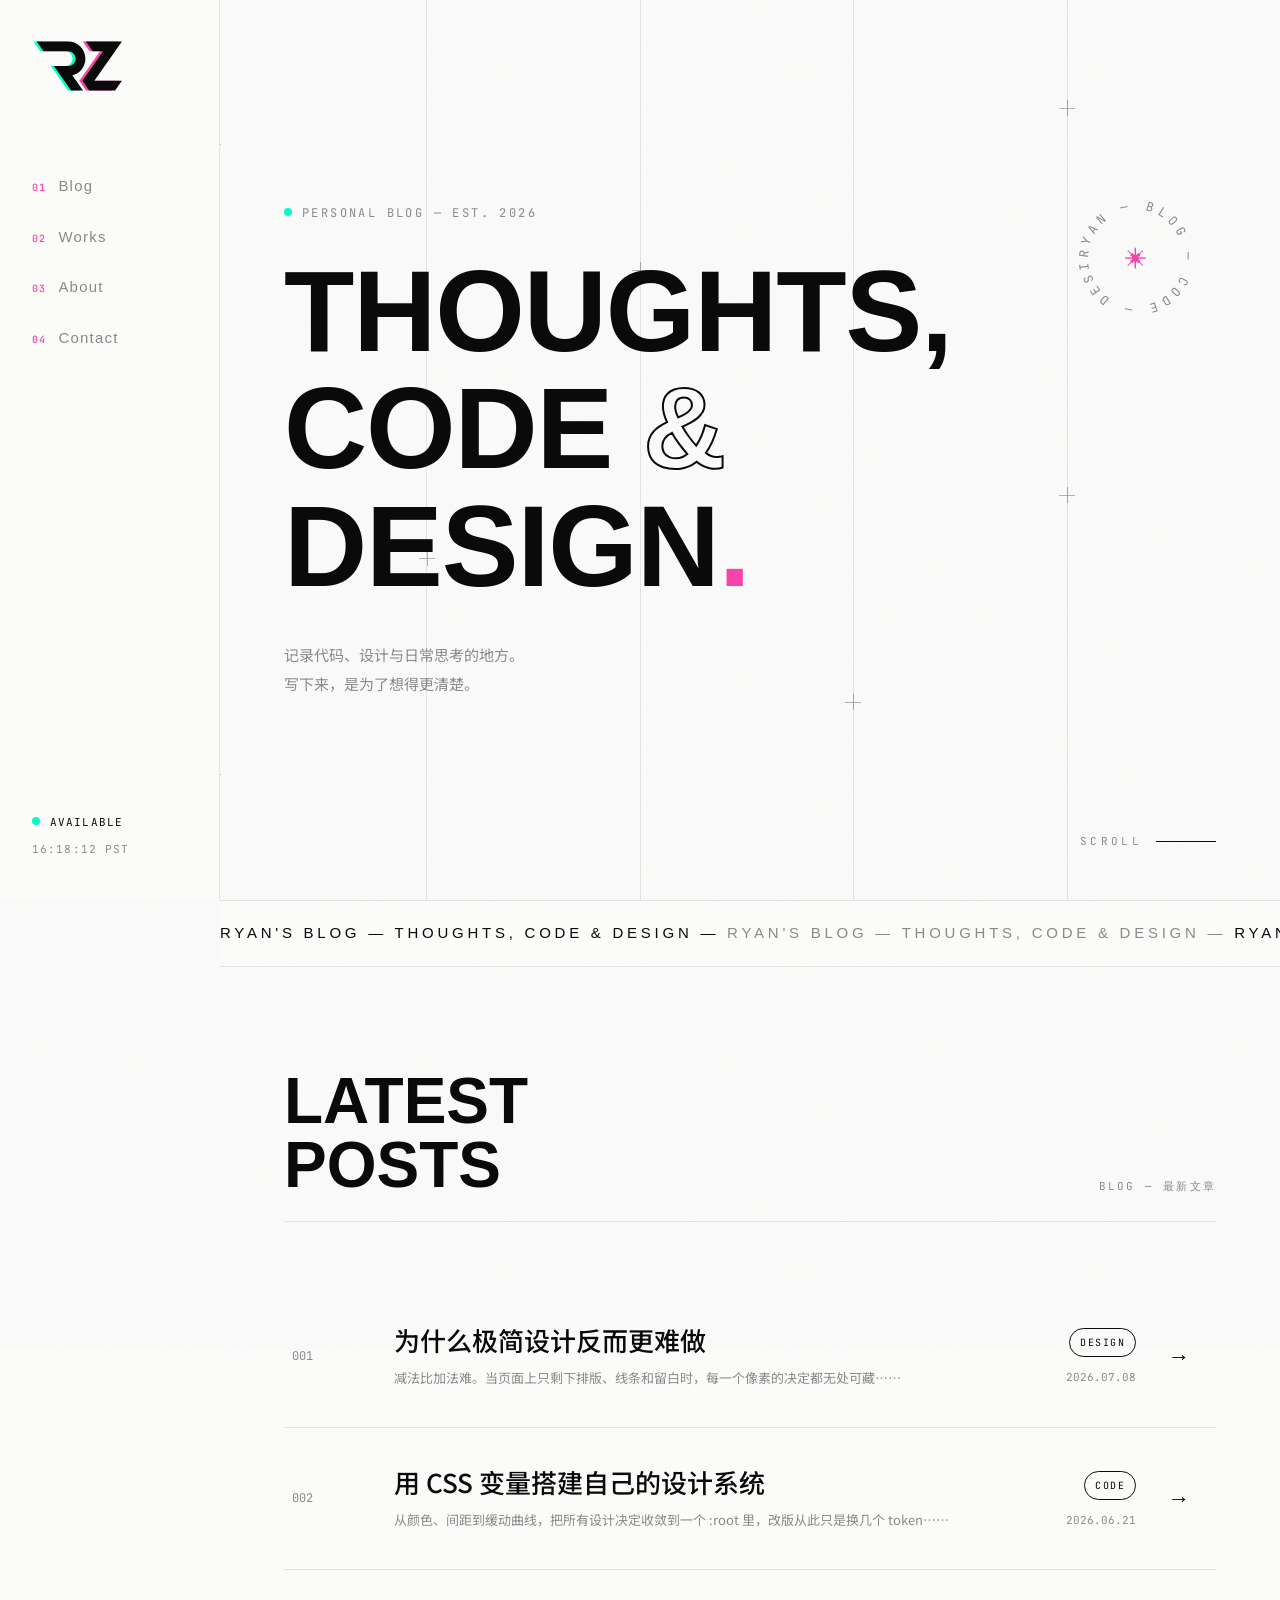
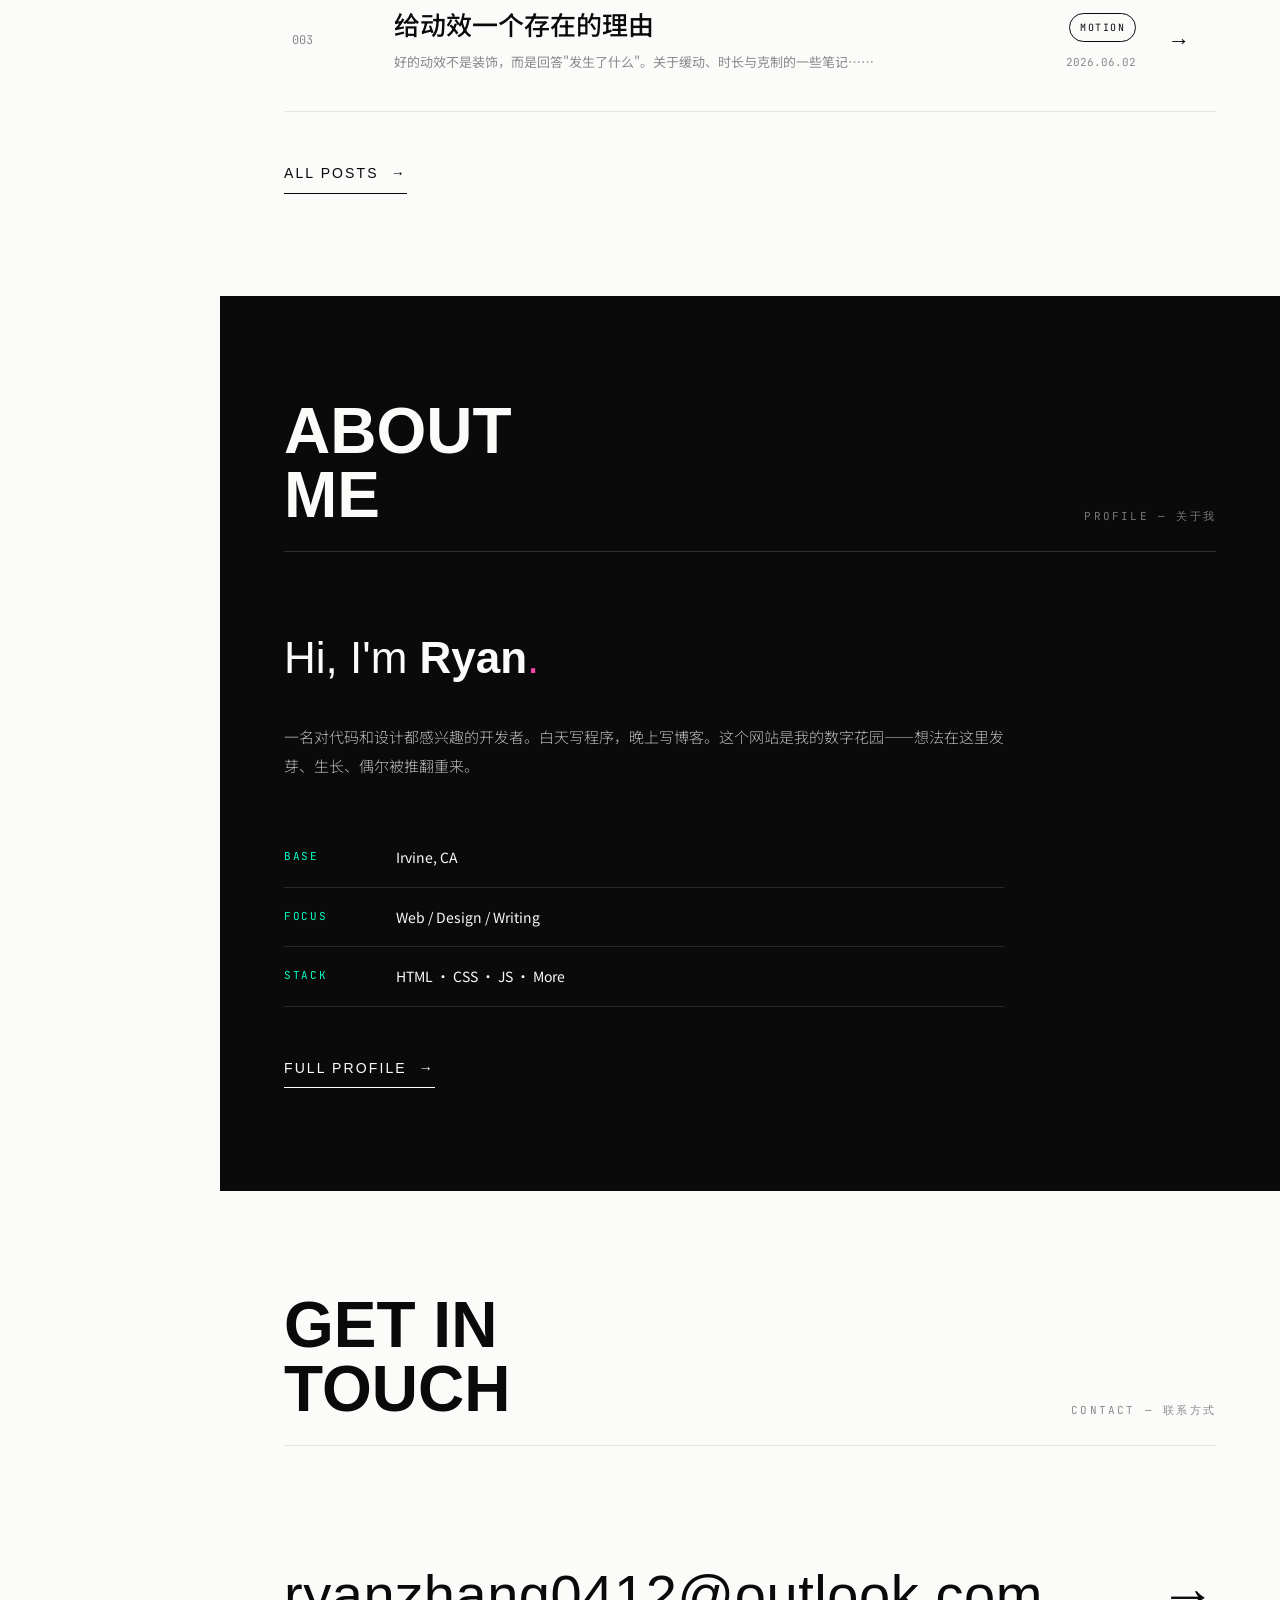
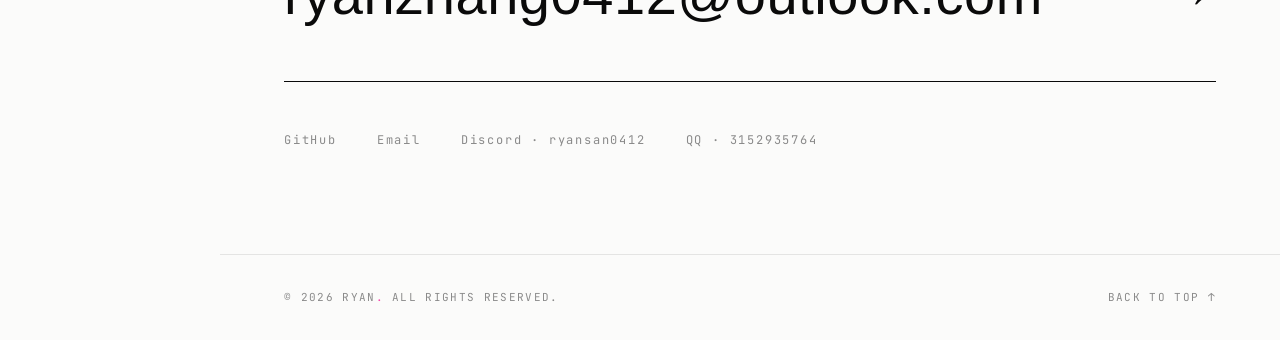
<file: index.html>
<!DOCTYPE html>
<html lang="zh-CN">
<head>
  <meta charset="utf-8">
  <meta name="viewport" content="width=device-width, initial-scale=1.0">
  <title>RYAN. — Personal Blog</title>
  <meta name="description" content="Ryan 的个人博客：代码、设计与生活的记录。">
  <link rel="icon" type="image/svg+xml" href="assets/favicon.svg">
  <link rel="preconnect" href="https://api.fontshare.com">
  <link rel="preconnect" href="https://fonts.googleapis.com">
  <link rel="preconnect" href="https://fonts.gstatic.com" crossorigin>
  <link href="https://api.fontshare.com/v2/css?f[]=clash-display@400,500,600,700&display=swap" rel="stylesheet">
  <link href="https://fonts.googleapis.com/css2?family=Noto+Sans+SC:wght@300;400;500;700&family=JetBrains+Mono:wght@400;500&display=swap" rel="stylesheet">
  <link rel="stylesheet" href="css/style.css">
</head>
<body>

  <!-- 背景：垂直细线 + 噪点 -->
  <div class="bg-lines" aria-hidden="true">
    <span></span><span></span><span></span><span></span><span></span>
  </div>
  <div class="bg-noise" aria-hidden="true"></div>

  <!-- 侧边栏（桌面端） -->
  <aside class="sidebar">
    <a class="sidebar__logo" href="index.html" aria-label="RYAN."><img src="assets/logo.svg" alt="RZ — Ryan Zhang"></a>
    <nav class="sidebar__nav">
      <a href="blog.html"><span class="num">01</span>Blog</a>
      <a href="works.html"><span class="num">02</span>Works</a>
      <a href="about.html"><span class="num">03</span>About</a>
      <a href="contact.html"><span class="num">04</span>Contact</a>
    </nav>
    <div class="sidebar__meta">
      <p class="status"><span class="blink-dot"></span>AVAILABLE</p>
      <p class="clock" id="clock">--:--:--</p>
    </div>
  </aside>

  <!-- 顶栏（移动端） -->
  <header class="topbar">
    <a class="topbar__logo" href="index.html" aria-label="RYAN."><img src="assets/logo.svg" alt="RZ — Ryan Zhang"></a>
    <nav class="topbar__nav">
      <a href="blog.html">Blog</a>
      <a href="works.html">Works</a>
      <a href="about.html">About</a>
      <a href="contact.html">Contact</a>
    </nav>
  </header>

  <main class="main">

    <!-- Hero -->
    <section class="hero">
      <p class="hero__label reveal"><span class="blink-dot"></span>PERSONAL BLOG — EST. 2026</p>
      <h1 class="hero__title">
        <span class="line-mask"><span class="line-inner">THOUGHTS,</span></span>
        <span class="line-mask"><span class="line-inner">CODE <em class="stroke">&amp;</em></span></span>
        <span class="line-mask"><span class="line-inner">DESIGN<i class="dot">.</i></span></span>
      </h1>
      <p class="hero__desc reveal">记录代码、设计与日常思考的地方。<br>写下来，是为了想得更清楚。</p>
      <div class="badge-rotate" aria-hidden="true">
        <svg viewBox="0 0 100 100">
          <defs><path id="circ" d="M50,50 m-40,0 a40,40 0 1,1 80,0 a40,40 0 1,1 -80,0"/></defs>
          <text><textPath href="#circ">RYAN — BLOG — CODE — DESIGN —&#160;</textPath></text>
        </svg>
        <span class="badge-rotate__center">✳</span>
      </div>
      <a class="hero__scroll reveal" href="#works">SCROLL<span class="hero__scroll-line"></span></a>
    </section>

    <!-- 跑马灯 -->
    <div class="marquee" aria-hidden="true">
      <div class="marquee__track">
        <span>RYAN'S BLOG&nbsp;—&nbsp;THOUGHTS, CODE &amp; DESIGN&nbsp;—&nbsp;</span>
        <span>RYAN'S BLOG&nbsp;—&nbsp;THOUGHTS, CODE &amp; DESIGN&nbsp;—&nbsp;</span>
        <span>RYAN'S BLOG&nbsp;—&nbsp;THOUGHTS, CODE &amp; DESIGN&nbsp;—&nbsp;</span>
        <span>RYAN'S BLOG&nbsp;—&nbsp;THOUGHTS, CODE &amp; DESIGN&nbsp;—&nbsp;</span>
      </div>
    </div>

    <!-- 文章列表 -->
    <section class="section" id="works">
      <header class="section__head reveal">
        <h2 class="section__title">Latest<br>Posts</h2>
        <span class="section__label">BLOG — 最新文章</span>
      </header>

      <div class="posts">
        <a class="post reveal" href="post.html">
          <span class="post__num">001</span>
          <div class="post__body">
            <h3 class="post__title">为什么极简设计反而更难做</h3>
            <p class="post__excerpt">减法比加法难。当页面上只剩下排版、线条和留白时，每一个像素的决定都无处可藏……</p>
          </div>
          <div class="post__meta">
            <span class="post__tag">DESIGN</span>
            <time class="post__date">2026.07.08</time>
          </div>
          <span class="post__arrow">→</span>
        </a>

        <a class="post reveal" href="post.html">
          <span class="post__num">002</span>
          <div class="post__body">
            <h3 class="post__title">用 CSS 变量搭建自己的设计系统</h3>
            <p class="post__excerpt">从颜色、间距到缓动曲线，把所有设计决定收敛到一个 :root 里，改版从此只是换几个 token……</p>
          </div>
          <div class="post__meta">
            <span class="post__tag">CODE</span>
            <time class="post__date">2026.06.21</time>
          </div>
          <span class="post__arrow">→</span>
        </a>

        <a class="post reveal" href="post.html">
          <span class="post__num">003</span>
          <div class="post__body">
            <h3 class="post__title">给动效一个存在的理由</h3>
            <p class="post__excerpt">好的动效不是装饰，而是回答"发生了什么"。关于缓动、时长与克制的一些笔记……</p>
          </div>
          <div class="post__meta">
            <span class="post__tag">MOTION</span>
            <time class="post__date">2026.06.02</time>
          </div>
          <span class="post__arrow">→</span>
        </a>
      </div>

      <a class="more-link reveal" href="blog.html">ALL POSTS <span>→</span></a>
    </section>

    <!-- About -->
    <section class="section section--dark" id="about">
      <header class="section__head reveal">
        <h2 class="section__title">About<br>Me</h2>
        <span class="section__label">PROFILE — 关于我</span>
      </header>
      <div class="about reveal">
        <p class="about__lead">Hi, I'm <b>Ryan</b><i class="dot">.</i></p>
        <p class="about__text">一名对代码和设计都感兴趣的开发者。白天写程序，晚上写博客。这个网站是我的数字花园——想法在这里发芽、生长、偶尔被推翻重来。</p>
        <ul class="about__facts">
          <li><span>BASE</span>Irvine, CA</li>
          <li><span>FOCUS</span>Web / Design / Writing</li>
          <li><span>STACK</span>HTML · CSS · JS · More</li>
        </ul>
        <a class="more-link" href="about.html" style="border-color:#fff; margin-top:48px;">FULL PROFILE <span>→</span></a>
      </div>
    </section>

    <!-- Contact -->
    <section class="section" id="contact">
      <header class="section__head reveal">
        <h2 class="section__title">Get In<br>Touch</h2>
        <span class="section__label">CONTACT — 联系方式</span>
      </header>
      <a class="contact-mail reveal" href="mailto:ryanzhang0412@outlook.com">
        <span class="contact-mail__text">ryanzhang0412@outlook.com</span>
        <span class="contact-mail__arrow">→</span>
      </a>
      <ul class="sns reveal">
        <li><a href="https://github.com/RyanZhang0412" target="_blank" rel="noopener">GitHub</a></li>
        <li><a href="mailto:ryanzhang0412@outlook.com">Email</a></li>
        <li><span>Discord · ryansan0412</span></li>
        <li><span>QQ · 3152935764</span></li>
      </ul>
    </section>

    <footer class="footer">
      <p>© 2026 RYAN<i class="dot">.</i> ALL RIGHTS RESERVED.</p>
      <a href="#top" class="footer__top">BACK TO TOP ↑</a>
    </footer>

  </main>

  <script src="js/main.js"></script>
</body>
</html>
</file>
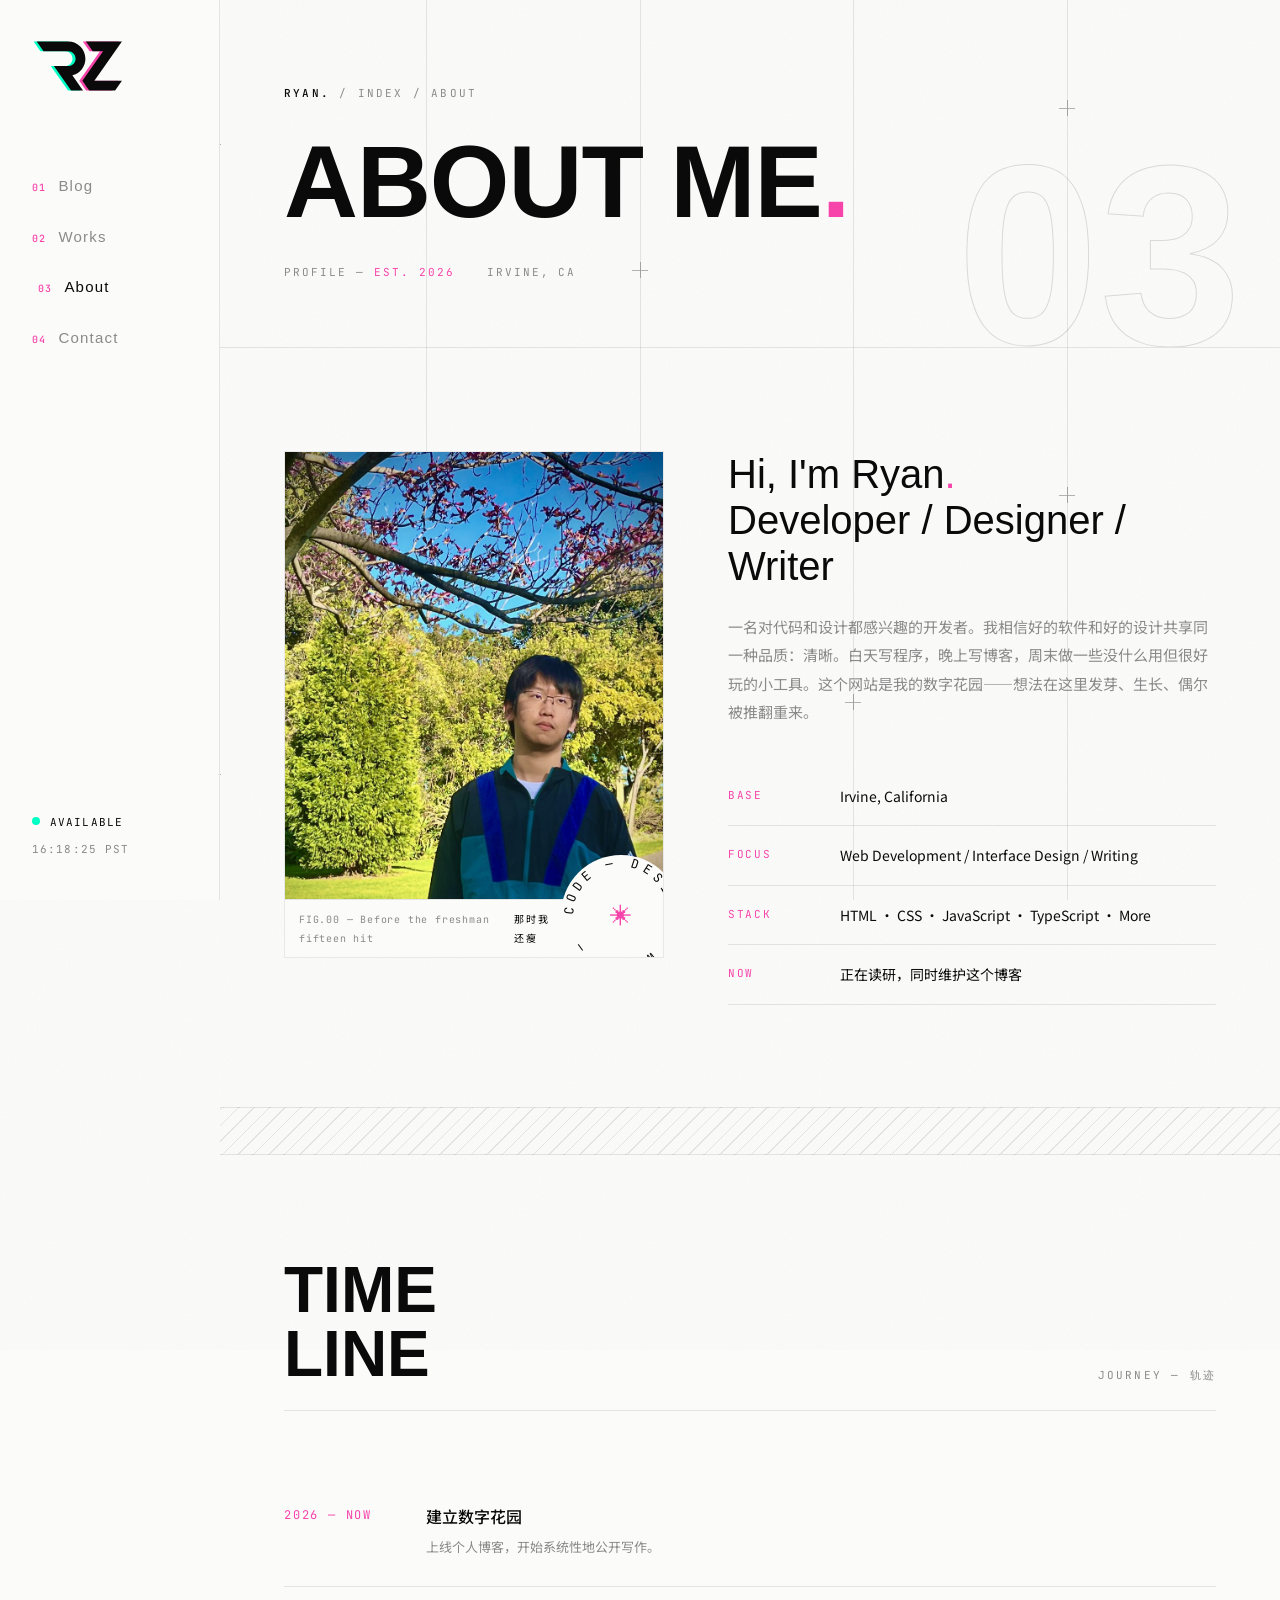
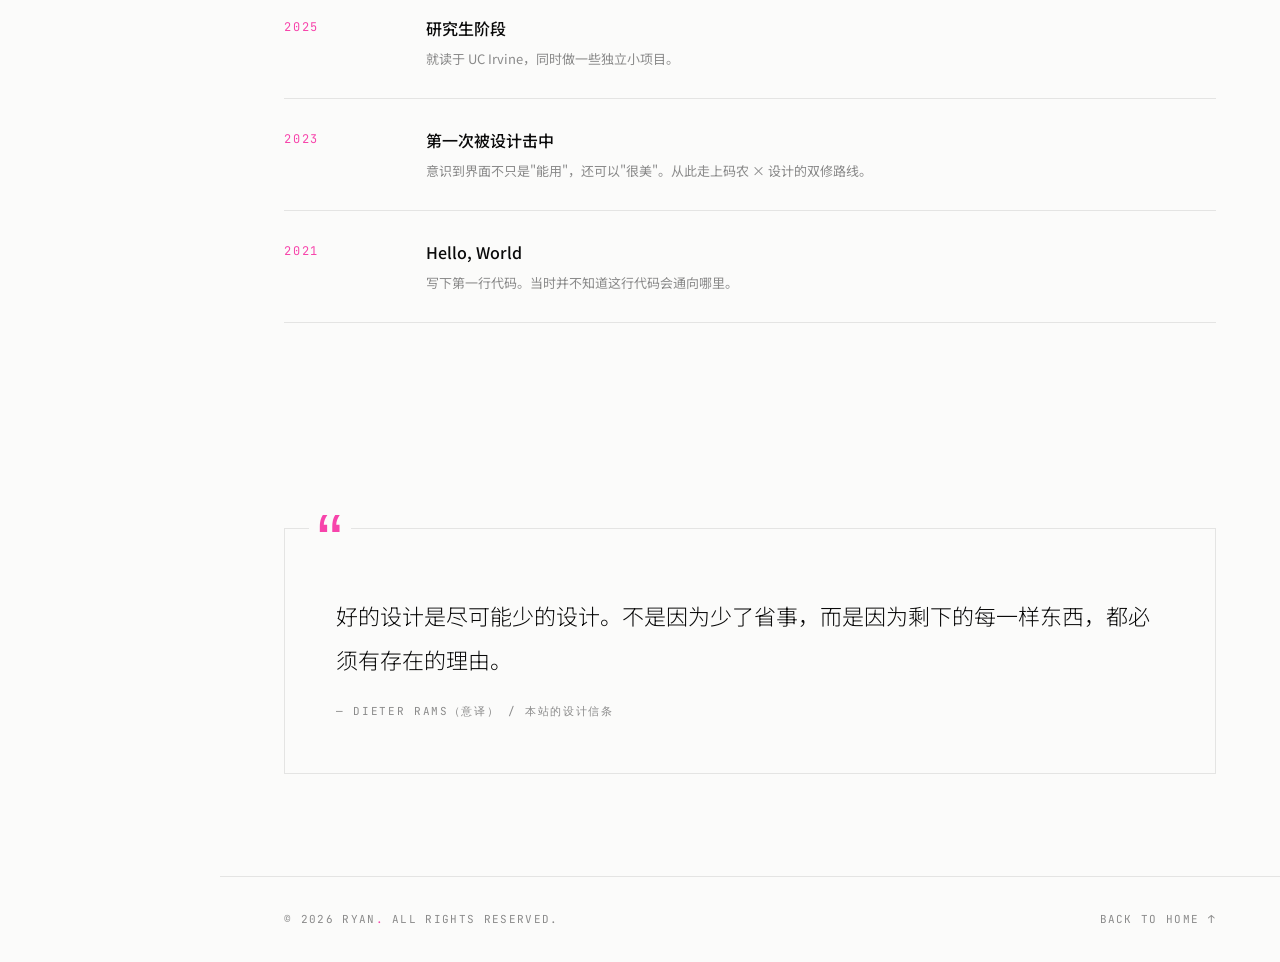
<file: about.html>
<!DOCTYPE html>
<html lang="zh-CN">
<head>
  <meta charset="utf-8">
  <meta name="viewport" content="width=device-width, initial-scale=1.0">
  <title>About — RYAN.</title>
  <meta name="description" content="关于 Ryan。">
  <link rel="icon" type="image/svg+xml" href="assets/favicon.svg">
  <link rel="preconnect" href="https://api.fontshare.com">
  <link rel="preconnect" href="https://fonts.googleapis.com">
  <link rel="preconnect" href="https://fonts.gstatic.com" crossorigin>
  <link href="https://api.fontshare.com/v2/css?f[]=clash-display@400,500,600,700&display=swap" rel="stylesheet">
  <link href="https://fonts.googleapis.com/css2?family=Noto+Sans+SC:wght@300;400;500;700&family=JetBrains+Mono:wght@400;500&display=swap" rel="stylesheet">
  <link rel="stylesheet" href="css/style.css">
</head>
<body>

  <div class="bg-lines" aria-hidden="true">
    <span></span><span></span><span></span><span></span><span></span>
  </div>
  <div class="bg-noise" aria-hidden="true"></div>

  <aside class="sidebar">
    <a class="sidebar__logo" href="index.html" aria-label="RYAN."><img src="assets/logo.svg" alt="RZ — Ryan Zhang"></a>
    <nav class="sidebar__nav">
      <a href="blog.html"><span class="num">01</span>Blog</a>
      <a href="works.html"><span class="num">02</span>Works</a>
      <a href="about.html" class="is-active"><span class="num">03</span>About</a>
      <a href="contact.html"><span class="num">04</span>Contact</a>
    </nav>
    <div class="sidebar__meta">
      <p class="status"><span class="blink-dot"></span>AVAILABLE</p>
      <p class="clock" id="clock">--:--:--</p>
    </div>
  </aside>

  <header class="topbar">
    <a class="topbar__logo" href="index.html" aria-label="RYAN."><img src="assets/logo.svg" alt="RZ — Ryan Zhang"></a>
    <nav class="topbar__nav">
      <a href="blog.html">Blog</a>
      <a href="works.html">Works</a>
      <a href="about.html" class="is-active">About</a>
      <a href="contact.html">Contact</a>
    </nav>
  </header>

  <main class="main">

    <header class="page-head">
      <span class="page-head__crumb"><b>RYAN.</b> / INDEX / ABOUT</span>
      <h1 class="page-head__title">
        <span class="line-mask"><span class="line-inner">About Me<i class="dot">.</i></span></span>
      </h1>
      <div class="page-head__meta">
        <span>PROFILE — <b>EST. 2026</b></span>
        <span>IRVINE, CA</span>
      </div>
      <span class="page-head__ghost" aria-hidden="true">03</span>
    </header>

    <section class="section">
      <div class="profile reveal">
        <div class="profile__visual">
          <img class="profile__photo" src="assets/photo.jpg" alt="Ryan 站在开花的树下">
          <span class="profile__caption">
            <span>FIG.00 — Before the freshman fifteen hit</span>
            <span class="zh">那时我还瘦</span>
          </span>
          <div class="badge-rotate" aria-hidden="true">
            <svg viewBox="0 0 100 100">
              <defs><path id="circ2" d="M50,50 m-40,0 a40,40 0 1,1 80,0 a40,40 0 1,1 -80,0"/></defs>
              <text><textPath href="#circ2">CODE — DESIGN — WRITE —&#160;</textPath></text>
            </svg>
            <span class="badge-rotate__center">✳</span>
          </div>
        </div>
        <div>
          <p class="profile__lead">Hi, I'm Ryan<i class="dot">.</i><br>Developer / Designer / Writer</p>
          <p class="profile__text">一名对代码和设计都感兴趣的开发者。我相信好的软件和好的设计共享同一种品质：清晰。白天写程序，晚上写博客，周末做一些没什么用但很好玩的小工具。这个网站是我的数字花园——想法在这里发芽、生长、偶尔被推翻重来。</p>
          <ul class="about__facts">
            <li><span>BASE</span>Irvine, California</li>
            <li><span>FOCUS</span>Web Development / Interface Design / Writing</li>
            <li><span>STACK</span>HTML · CSS · JavaScript · TypeScript · More</li>
            <li><span>NOW</span>正在读研，同时维护这个博客</li>
          </ul>
        </div>
      </div>
    </section>

    <div class="hatch" aria-hidden="true"></div>

    <section class="section">
      <header class="section__head reveal">
        <h2 class="section__title">Time<br>Line</h2>
        <span class="section__label">JOURNEY — 轨迹</span>
      </header>
      <ul class="timeline reveal">
        <li>
          <span class="timeline__year">2026 — NOW</span>
          <div>
            <h3>建立数字花园</h3>
            <p>上线个人博客，开始系统性地公开写作。</p>
          </div>
        </li>
        <li>
          <span class="timeline__year">2025</span>
          <div>
            <h3>研究生阶段</h3>
            <p>就读于 UC Irvine，同时做一些独立小项目。</p>
          </div>
        </li>
        <li>
          <span class="timeline__year">2023</span>
          <div>
            <h3>第一次被设计击中</h3>
            <p>意识到界面不只是"能用"，还可以"很美"。从此走上码农 × 设计的双修路线。</p>
          </div>
        </li>
        <li>
          <span class="timeline__year">2021</span>
          <div>
            <h3>Hello, World</h3>
            <p>写下第一行代码。当时并不知道这行代码会通向哪里。</p>
          </div>
        </li>
      </ul>
    </section>

    <section class="section">
      <div class="quote-block reveal">
        <p>好的设计是尽可能少的设计。不是因为少了省事，而是因为剩下的每一样东西，都必须有存在的理由。</p>
        <footer>— DIETER RAMS（意译） / 本站的设计信条</footer>
      </div>
    </section>

    <footer class="footer">
      <p>© 2026 RYAN<i class="dot">.</i> ALL RIGHTS RESERVED.</p>
      <a href="index.html" class="footer__top">BACK TO HOME ↑</a>
    </footer>
  </main>

  <script src="js/main.js"></script>
</body>
</html>
</file>
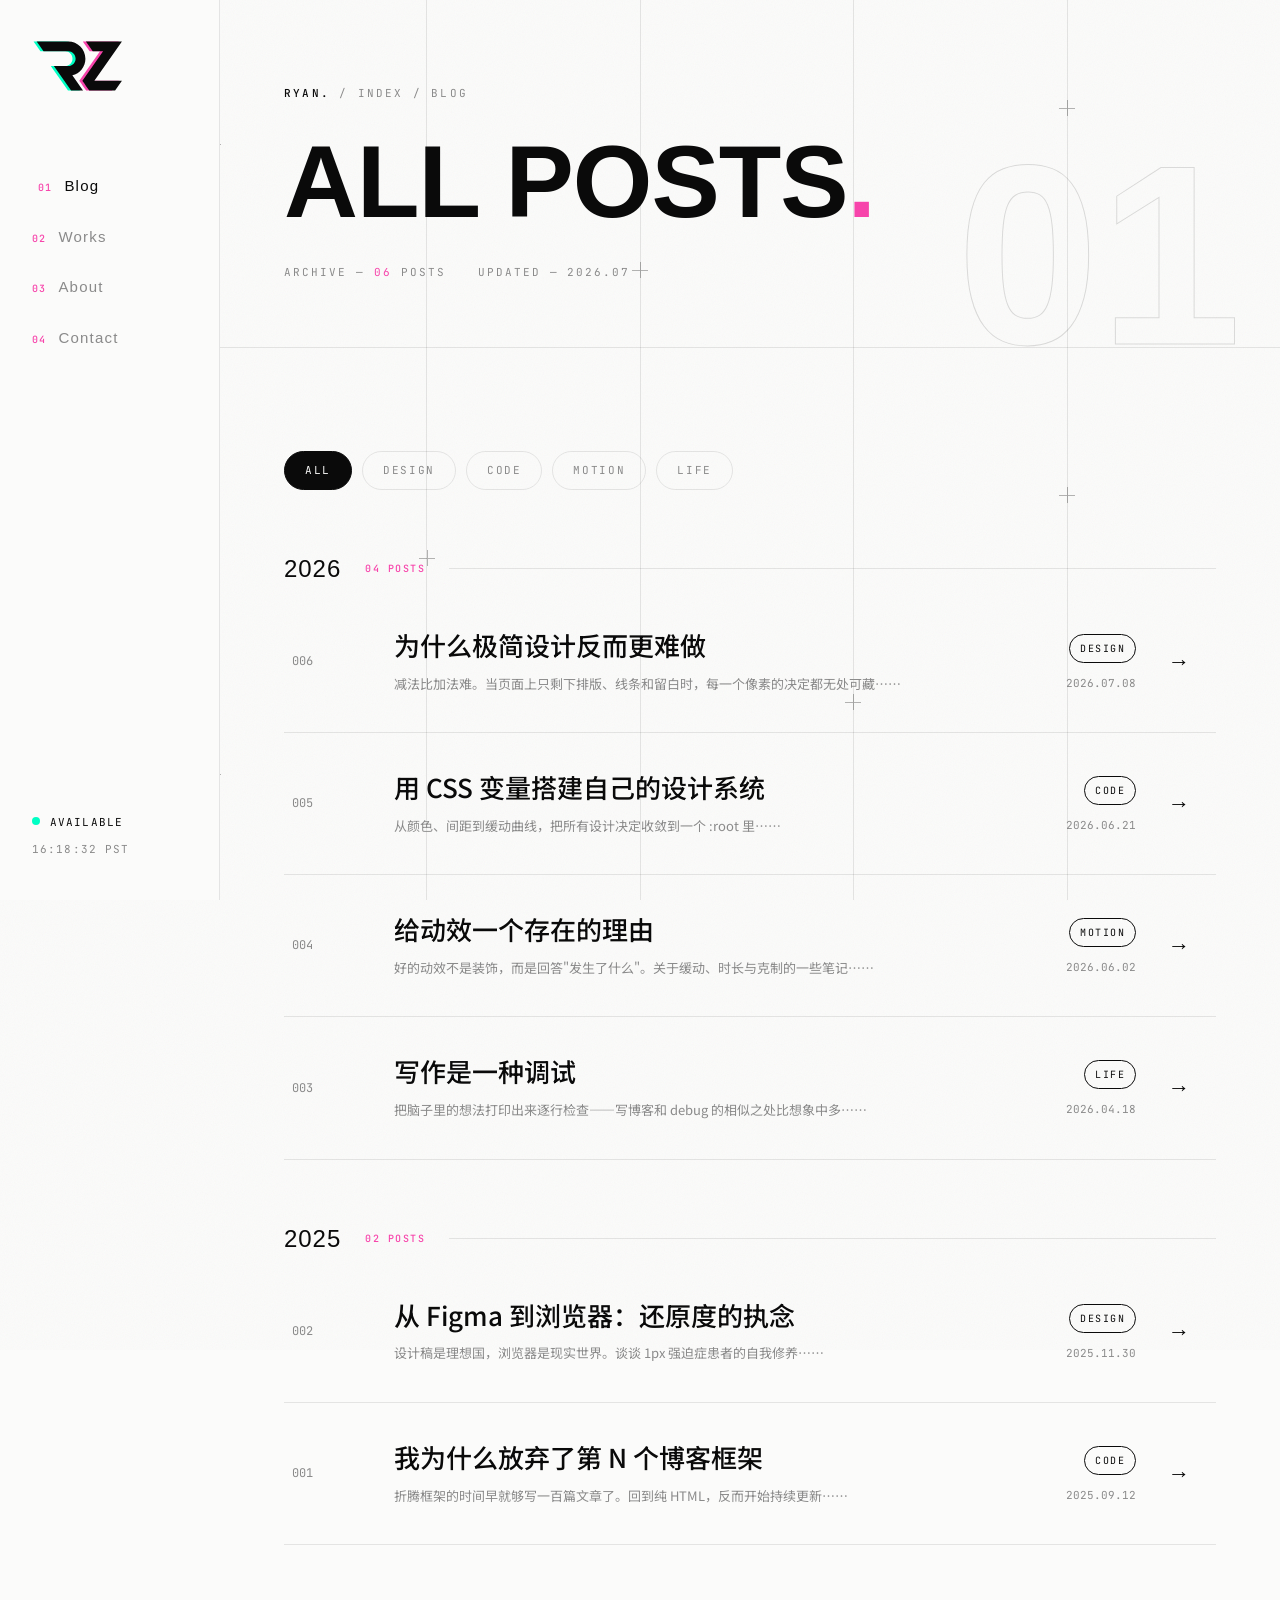
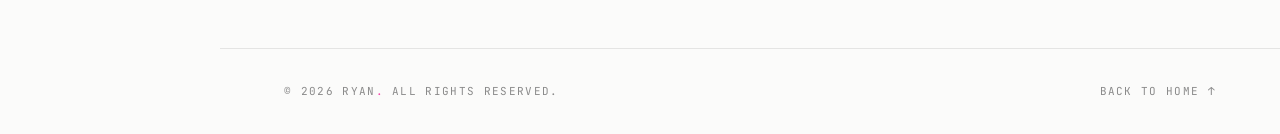
<file: blog.html>
<!DOCTYPE html>
<html lang="zh-CN">
<head>
  <meta charset="utf-8">
  <meta name="viewport" content="width=device-width, initial-scale=1.0">
  <title>Blog — RYAN.</title>
  <meta name="description" content="全部文章归档。">
  <link rel="icon" type="image/svg+xml" href="assets/favicon.svg">
  <link rel="preconnect" href="https://api.fontshare.com">
  <link rel="preconnect" href="https://fonts.googleapis.com">
  <link rel="preconnect" href="https://fonts.gstatic.com" crossorigin>
  <link href="https://api.fontshare.com/v2/css?f[]=clash-display@400,500,600,700&display=swap" rel="stylesheet">
  <link href="https://fonts.googleapis.com/css2?family=Noto+Sans+SC:wght@300;400;500;700&family=JetBrains+Mono:wght@400;500&display=swap" rel="stylesheet">
  <link rel="stylesheet" href="css/style.css">
</head>
<body>

  <div class="bg-lines" aria-hidden="true">
    <span></span><span></span><span></span><span></span><span></span>
  </div>
  <div class="bg-noise" aria-hidden="true"></div>

  <aside class="sidebar">
    <a class="sidebar__logo" href="index.html" aria-label="RYAN."><img src="assets/logo.svg" alt="RZ — Ryan Zhang"></a>
    <nav class="sidebar__nav">
      <a href="blog.html" class="is-active"><span class="num">01</span>Blog</a>
      <a href="works.html"><span class="num">02</span>Works</a>
      <a href="about.html"><span class="num">03</span>About</a>
      <a href="contact.html"><span class="num">04</span>Contact</a>
    </nav>
    <div class="sidebar__meta">
      <p class="status"><span class="blink-dot"></span>AVAILABLE</p>
      <p class="clock" id="clock">--:--:--</p>
    </div>
  </aside>

  <header class="topbar">
    <a class="topbar__logo" href="index.html" aria-label="RYAN."><img src="assets/logo.svg" alt="RZ — Ryan Zhang"></a>
    <nav class="topbar__nav">
      <a href="blog.html" class="is-active">Blog</a>
      <a href="works.html">Works</a>
      <a href="about.html">About</a>
      <a href="contact.html">Contact</a>
    </nav>
  </header>

  <main class="main">

    <header class="page-head">
      <span class="page-head__crumb"><b>RYAN.</b> / INDEX / BLOG</span>
      <h1 class="page-head__title">
        <span class="line-mask"><span class="line-inner">All Posts<i class="dot">.</i></span></span>
      </h1>
      <div class="page-head__meta">
        <span>ARCHIVE — <b>06</b> POSTS</span>
        <span>UPDATED — 2026.07</span>
      </div>
      <span class="page-head__ghost" aria-hidden="true">01</span>
    </header>

    <section class="section">
      <div class="filterbar reveal">
        <button class="is-active" data-filter="all">ALL</button>
        <button data-filter="design">DESIGN</button>
        <button data-filter="code">CODE</button>
        <button data-filter="motion">MOTION</button>
        <button data-filter="life">LIFE</button>
      </div>

      <div class="year-group reveal">
        <h2 class="year-group__label">2026 <i>04 POSTS</i></h2>
        <div class="posts">
          <a class="post" href="post.html" data-tag="design">
            <span class="post__num">006</span>
            <div class="post__body">
              <h3 class="post__title">为什么极简设计反而更难做</h3>
              <p class="post__excerpt">减法比加法难。当页面上只剩下排版、线条和留白时，每一个像素的决定都无处可藏……</p>
            </div>
            <div class="post__meta">
              <span class="post__tag">DESIGN</span>
              <time class="post__date">2026.07.08</time>
            </div>
            <span class="post__arrow">→</span>
          </a>
          <a class="post" href="post.html" data-tag="code">
            <span class="post__num">005</span>
            <div class="post__body">
              <h3 class="post__title">用 CSS 变量搭建自己的设计系统</h3>
              <p class="post__excerpt">从颜色、间距到缓动曲线，把所有设计决定收敛到一个 :root 里……</p>
            </div>
            <div class="post__meta">
              <span class="post__tag">CODE</span>
              <time class="post__date">2026.06.21</time>
            </div>
            <span class="post__arrow">→</span>
          </a>
          <a class="post" href="post.html" data-tag="motion">
            <span class="post__num">004</span>
            <div class="post__body">
              <h3 class="post__title">给动效一个存在的理由</h3>
              <p class="post__excerpt">好的动效不是装饰，而是回答"发生了什么"。关于缓动、时长与克制的一些笔记……</p>
            </div>
            <div class="post__meta">
              <span class="post__tag">MOTION</span>
              <time class="post__date">2026.06.02</time>
            </div>
            <span class="post__arrow">→</span>
          </a>
          <a class="post" href="post.html" data-tag="life">
            <span class="post__num">003</span>
            <div class="post__body">
              <h3 class="post__title">写作是一种调试</h3>
              <p class="post__excerpt">把脑子里的想法打印出来逐行检查——写博客和 debug 的相似之处比想象中多……</p>
            </div>
            <div class="post__meta">
              <span class="post__tag">LIFE</span>
              <time class="post__date">2026.04.18</time>
            </div>
            <span class="post__arrow">→</span>
          </a>
        </div>
      </div>

      <div class="year-group reveal">
        <h2 class="year-group__label">2025 <i>02 POSTS</i></h2>
        <div class="posts">
          <a class="post" href="post.html" data-tag="design">
            <span class="post__num">002</span>
            <div class="post__body">
              <h3 class="post__title">从 Figma 到浏览器：还原度的执念</h3>
              <p class="post__excerpt">设计稿是理想国，浏览器是现实世界。谈谈 1px 强迫症患者的自我修养……</p>
            </div>
            <div class="post__meta">
              <span class="post__tag">DESIGN</span>
              <time class="post__date">2025.11.30</time>
            </div>
            <span class="post__arrow">→</span>
          </a>
          <a class="post" href="post.html" data-tag="code">
            <span class="post__num">001</span>
            <div class="post__body">
              <h3 class="post__title">我为什么放弃了第 N 个博客框架</h3>
              <p class="post__excerpt">折腾框架的时间早就够写一百篇文章了。回到纯 HTML，反而开始持续更新……</p>
            </div>
            <div class="post__meta">
              <span class="post__tag">CODE</span>
              <time class="post__date">2025.09.12</time>
            </div>
            <span class="post__arrow">→</span>
          </a>
        </div>
      </div>
    </section>

    <footer class="footer">
      <p>© 2026 RYAN<i class="dot">.</i> ALL RIGHTS RESERVED.</p>
      <a href="index.html" class="footer__top">BACK TO HOME ↑</a>
    </footer>
  </main>

  <script src="js/main.js"></script>
</body>
</html>
</file>
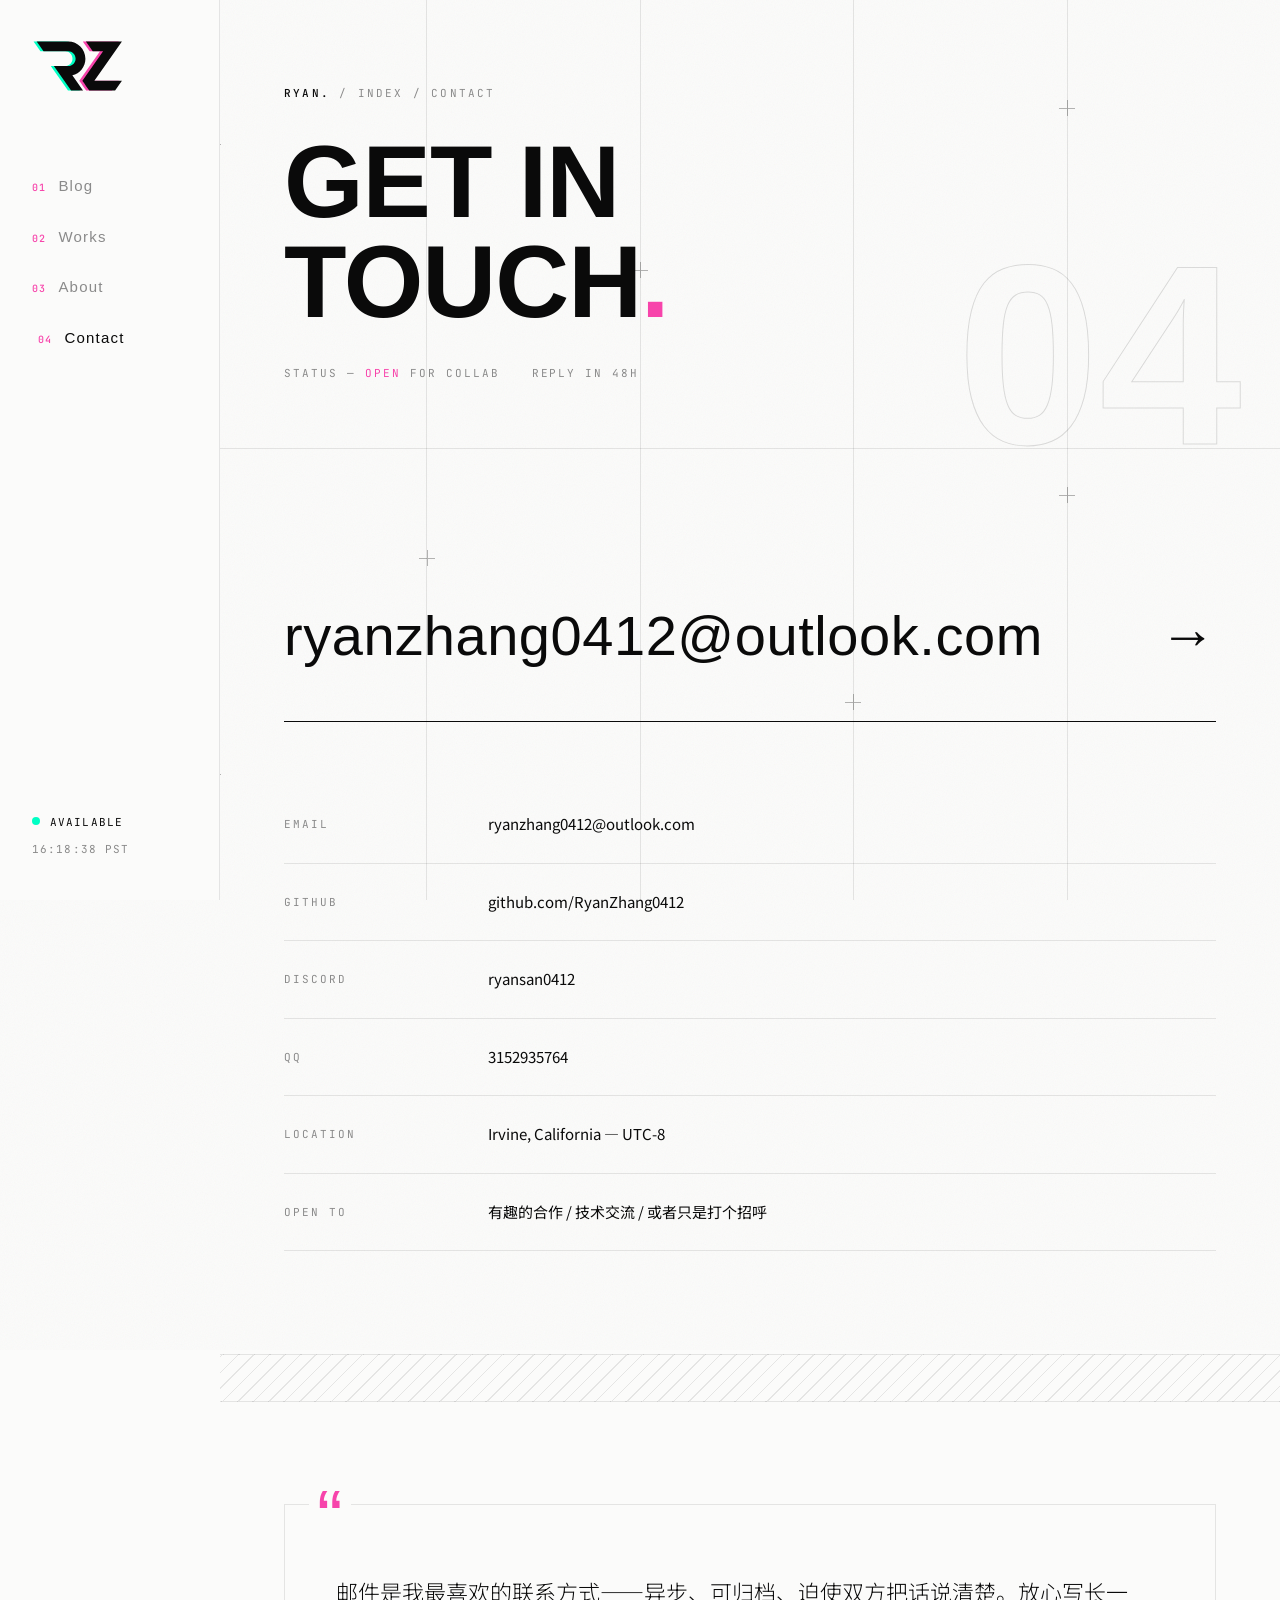
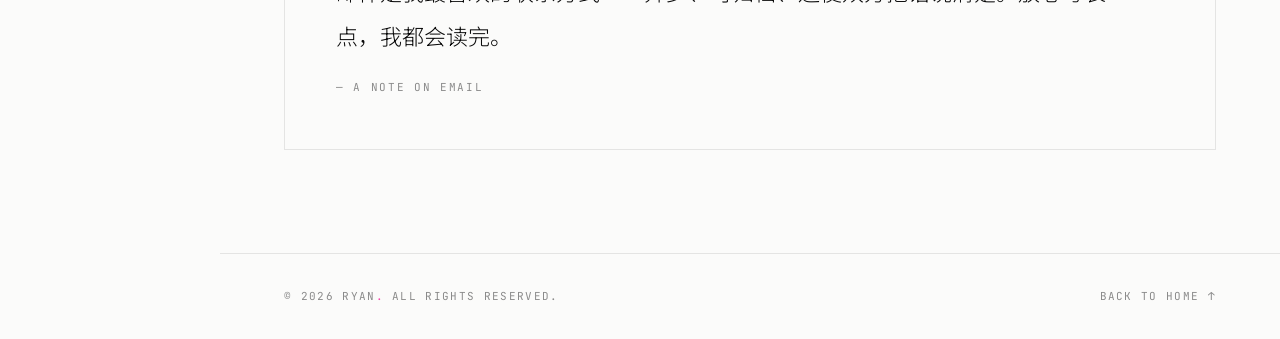
<file: contact.html>
<!DOCTYPE html>
<html lang="zh-CN">
<head>
  <meta charset="utf-8">
  <meta name="viewport" content="width=device-width, initial-scale=1.0">
  <title>Contact — RYAN.</title>
  <meta name="description" content="联系 Ryan。">
  <link rel="icon" type="image/svg+xml" href="assets/favicon.svg">
  <link rel="preconnect" href="https://api.fontshare.com">
  <link rel="preconnect" href="https://fonts.googleapis.com">
  <link rel="preconnect" href="https://fonts.gstatic.com" crossorigin>
  <link href="https://api.fontshare.com/v2/css?f[]=clash-display@400,500,600,700&display=swap" rel="stylesheet">
  <link href="https://fonts.googleapis.com/css2?family=Noto+Sans+SC:wght@300;400;500;700&family=JetBrains+Mono:wght@400;500&display=swap" rel="stylesheet">
  <link rel="stylesheet" href="css/style.css">
</head>
<body>

  <div class="bg-lines" aria-hidden="true">
    <span></span><span></span><span></span><span></span><span></span>
  </div>
  <div class="bg-noise" aria-hidden="true"></div>

  <aside class="sidebar">
    <a class="sidebar__logo" href="index.html" aria-label="RYAN."><img src="assets/logo.svg" alt="RZ — Ryan Zhang"></a>
    <nav class="sidebar__nav">
      <a href="blog.html"><span class="num">01</span>Blog</a>
      <a href="works.html"><span class="num">02</span>Works</a>
      <a href="about.html"><span class="num">03</span>About</a>
      <a href="contact.html" class="is-active"><span class="num">04</span>Contact</a>
    </nav>
    <div class="sidebar__meta">
      <p class="status"><span class="blink-dot"></span>AVAILABLE</p>
      <p class="clock" id="clock">--:--:--</p>
    </div>
  </aside>

  <header class="topbar">
    <a class="topbar__logo" href="index.html" aria-label="RYAN."><img src="assets/logo.svg" alt="RZ — Ryan Zhang"></a>
    <nav class="topbar__nav">
      <a href="blog.html">Blog</a>
      <a href="works.html">Works</a>
      <a href="about.html">About</a>
      <a href="contact.html" class="is-active">Contact</a>
    </nav>
  </header>

  <main class="main">

    <header class="page-head">
      <span class="page-head__crumb"><b>RYAN.</b> / INDEX / CONTACT</span>
      <h1 class="page-head__title">
        <span class="line-mask"><span class="line-inner">Get In</span></span>
        <span class="line-mask"><span class="line-inner">Touch<i class="dot">.</i></span></span>
      </h1>
      <div class="page-head__meta">
        <span>STATUS — <b>OPEN</b> FOR COLLAB</span>
        <span>REPLY IN 48H</span>
      </div>
      <span class="page-head__ghost" aria-hidden="true">04</span>
    </header>

    <section class="section">
      <a class="contact-mail reveal" href="mailto:ryanzhang0412@outlook.com">
        <span class="contact-mail__text">ryanzhang0412@outlook.com</span>
        <span class="contact-mail__arrow">→</span>
      </a>

      <ul class="info-list reveal" style="margin-top:64px;">
        <li>
          <span>EMAIL</span>
          <a href="mailto:ryanzhang0412@outlook.com">ryanzhang0412@outlook.com</a>
        </li>
        <li>
          <span>GITHUB</span>
          <a href="https://github.com/RyanZhang0412" target="_blank" rel="noopener">github.com/RyanZhang0412</a>
        </li>
        <li>
          <span>DISCORD</span>
          <p>ryansan0412</p>
        </li>
        <li>
          <span>QQ</span>
          <p>3152935764</p>
        </li>
        <li>
          <span>LOCATION</span>
          <p>Irvine, California — UTC-8</p>
        </li>
        <li>
          <span>OPEN TO</span>
          <p>有趣的合作 / 技术交流 / 或者只是打个招呼</p>
        </li>
      </ul>
    </section>

    <div class="hatch" aria-hidden="true"></div>

    <section class="section">
      <div class="quote-block reveal">
        <p>邮件是我最喜欢的联系方式——异步、可归档、迫使双方把话说清楚。放心写长一点，我都会读完。</p>
        <footer>— A NOTE ON EMAIL</footer>
      </div>
    </section>

    <footer class="footer">
      <p>© 2026 RYAN<i class="dot">.</i> ALL RIGHTS RESERVED.</p>
      <a href="index.html" class="footer__top">BACK TO HOME ↑</a>
    </footer>
  </main>

  <script src="js/main.js"></script>
</body>
</html>
</file>
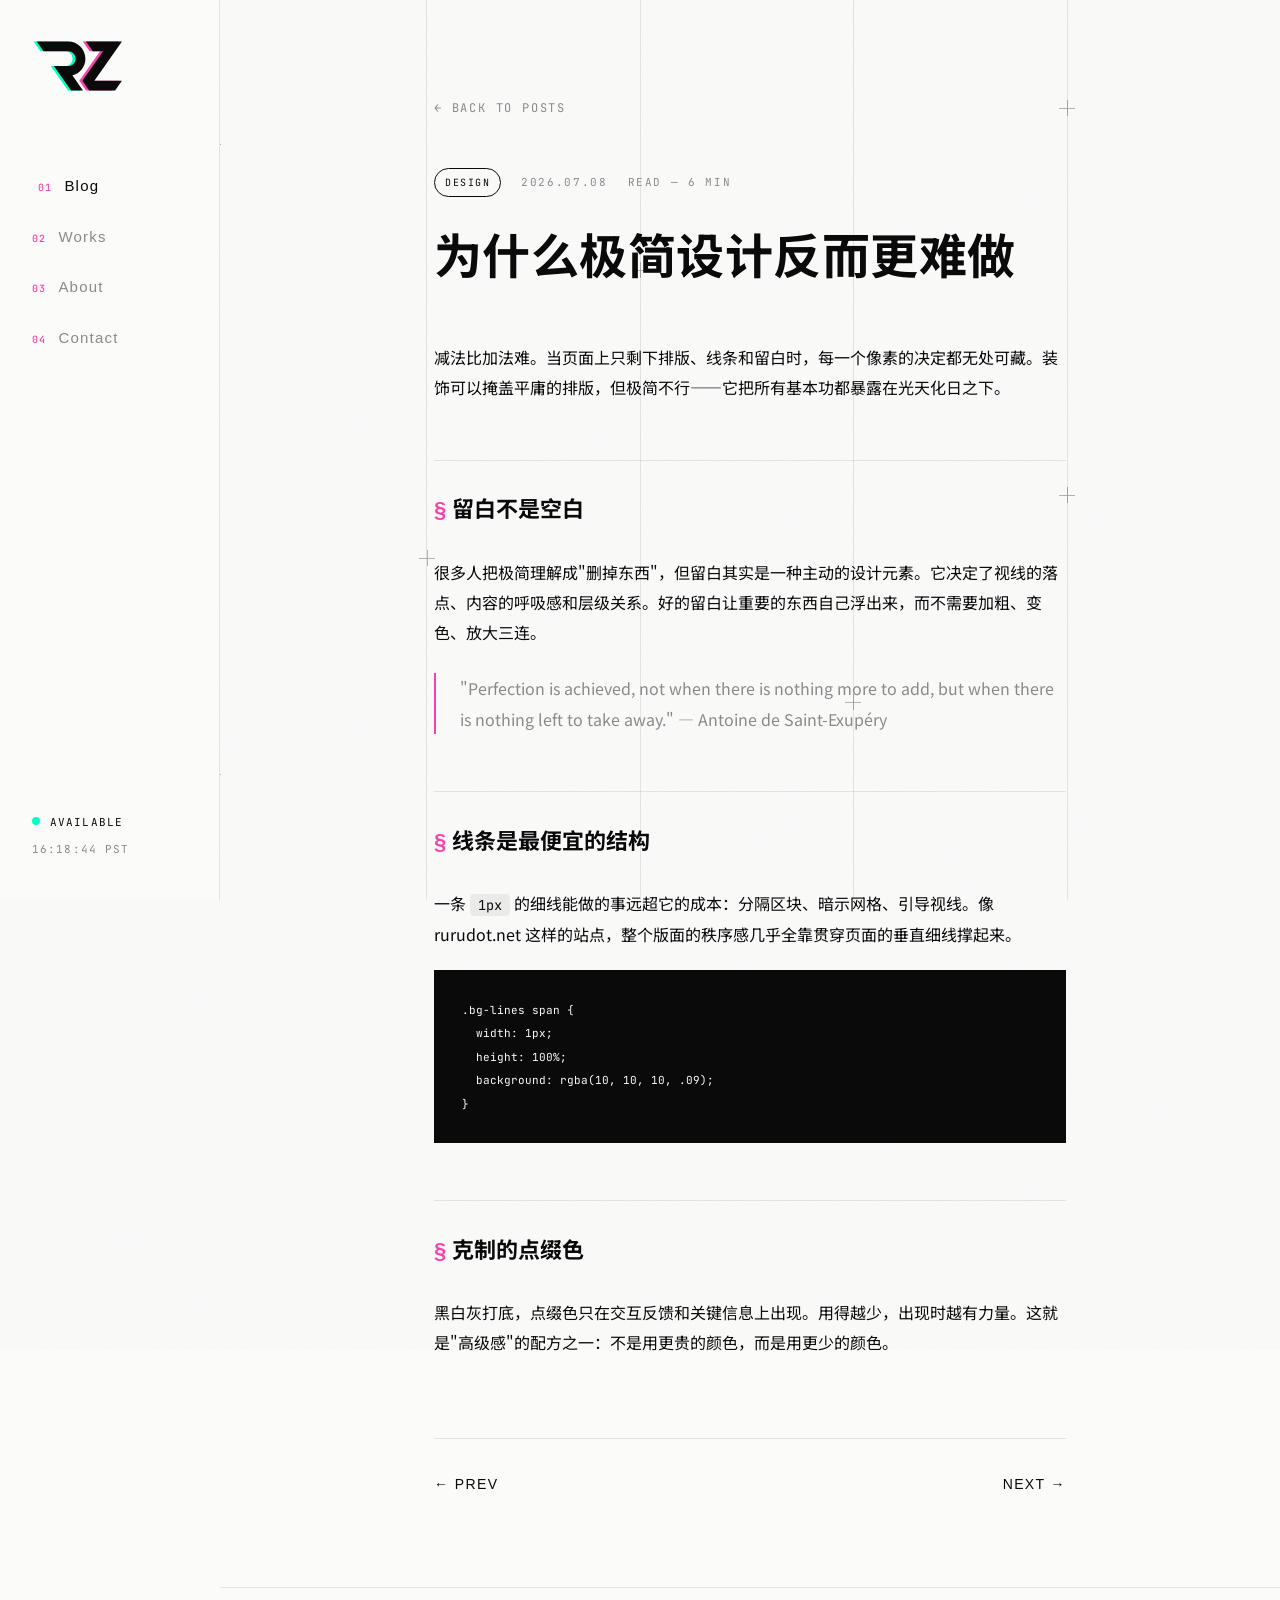
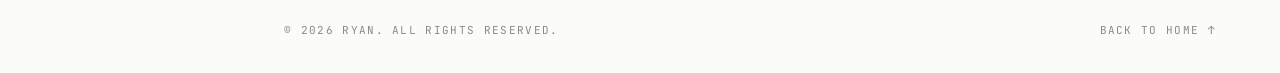
<file: post.html>
<!DOCTYPE html>
<html lang="zh-CN">
<head>
  <meta charset="utf-8">
  <meta name="viewport" content="width=device-width, initial-scale=1.0">
  <title>为什么极简设计反而更难做 — RYAN.</title>
  <link rel="icon" type="image/svg+xml" href="assets/favicon.svg">
  <link rel="preconnect" href="https://api.fontshare.com">
  <link rel="preconnect" href="https://fonts.googleapis.com">
  <link rel="preconnect" href="https://fonts.gstatic.com" crossorigin>
  <link href="https://api.fontshare.com/v2/css?f[]=clash-display@400,500,600,700&display=swap" rel="stylesheet">
  <link href="https://fonts.googleapis.com/css2?family=Noto+Sans+SC:wght@300;400;500;700&family=JetBrains+Mono:wght@400;500&display=swap" rel="stylesheet">
  <link rel="stylesheet" href="css/style.css">
</head>
<body>

  <div class="bg-lines" aria-hidden="true">
    <span></span><span></span><span></span><span></span><span></span>
  </div>
  <div class="bg-noise" aria-hidden="true"></div>

  <aside class="sidebar">
    <a class="sidebar__logo" href="index.html" aria-label="RYAN."><img src="assets/logo.svg" alt="RZ — Ryan Zhang"></a>
    <nav class="sidebar__nav">
      <a href="blog.html" class="is-active"><span class="num">01</span>Blog</a>
      <a href="works.html"><span class="num">02</span>Works</a>
      <a href="about.html"><span class="num">03</span>About</a>
      <a href="contact.html"><span class="num">04</span>Contact</a>
    </nav>
    <div class="sidebar__meta">
      <p class="status"><span class="blink-dot"></span>AVAILABLE</p>
      <p class="clock" id="clock">--:--:--</p>
    </div>
  </aside>

  <header class="topbar">
    <a class="topbar__logo" href="index.html" aria-label="RYAN."><img src="assets/logo.svg" alt="RZ — Ryan Zhang"></a>
    <nav class="topbar__nav">
      <a href="blog.html" class="is-active">Blog</a>
      <a href="works.html">Works</a>
      <a href="about.html">About</a>
      <a href="contact.html">Contact</a>
    </nav>
  </header>

  <main class="main">
    <article class="article">
      <a class="article__back" href="blog.html">← BACK TO POSTS</a>

      <header class="article__head">
        <div class="article__meta">
          <span class="post__tag">DESIGN</span>
          <time>2026.07.08</time>
          <span>READ — 6 MIN</span>
        </div>
        <h1 class="article__title">为什么极简设计反而更难做</h1>
      </header>

      <div class="article__body">
        <p>减法比加法难。当页面上只剩下排版、线条和留白时，每一个像素的决定都无处可藏。装饰可以掩盖平庸的排版，但极简不行——它把所有基本功都暴露在光天化日之下。</p>

        <h2>留白不是空白</h2>
        <p>很多人把极简理解成"删掉东西"，但留白其实是一种主动的设计元素。它决定了视线的落点、内容的呼吸感和层级关系。好的留白让重要的东西自己浮出来，而不需要加粗、变色、放大三连。</p>
        <blockquote>
          <p>"Perfection is achieved, not when there is nothing more to add, but when there is nothing left to take away." — Antoine de Saint-Exupéry</p>
        </blockquote>

        <h2>线条是最便宜的结构</h2>
        <p>一条 <code>1px</code> 的细线能做的事远超它的成本：分隔区块、暗示网格、引导视线。像 rurudot.net 这样的站点，整个版面的秩序感几乎全靠贯穿页面的垂直细线撑起来。</p>
        <pre><code>.bg-lines span {
  width: 1px;
  height: 100%;
  background: rgba(10, 10, 10, .09);
}</code></pre>

        <h2>克制的点缀色</h2>
        <p>黑白灰打底，点缀色只在交互反馈和关键信息上出现。用得越少，出现时越有力量。这就是"高级感"的配方之一：不是用更贵的颜色，而是用更少的颜色。</p>
      </div>

      <footer class="article__foot">
        <a href="index.html">← PREV</a>
        <a href="index.html">NEXT →</a>
      </footer>
    </article>

    <footer class="footer">
      <p>© 2026 RYAN<i class="dot">.</i> ALL RIGHTS RESERVED.</p>
      <a href="index.html" class="footer__top">BACK TO HOME ↑</a>
    </footer>
  </main>

  <script src="js/main.js"></script>
</body>
</html>
</file>
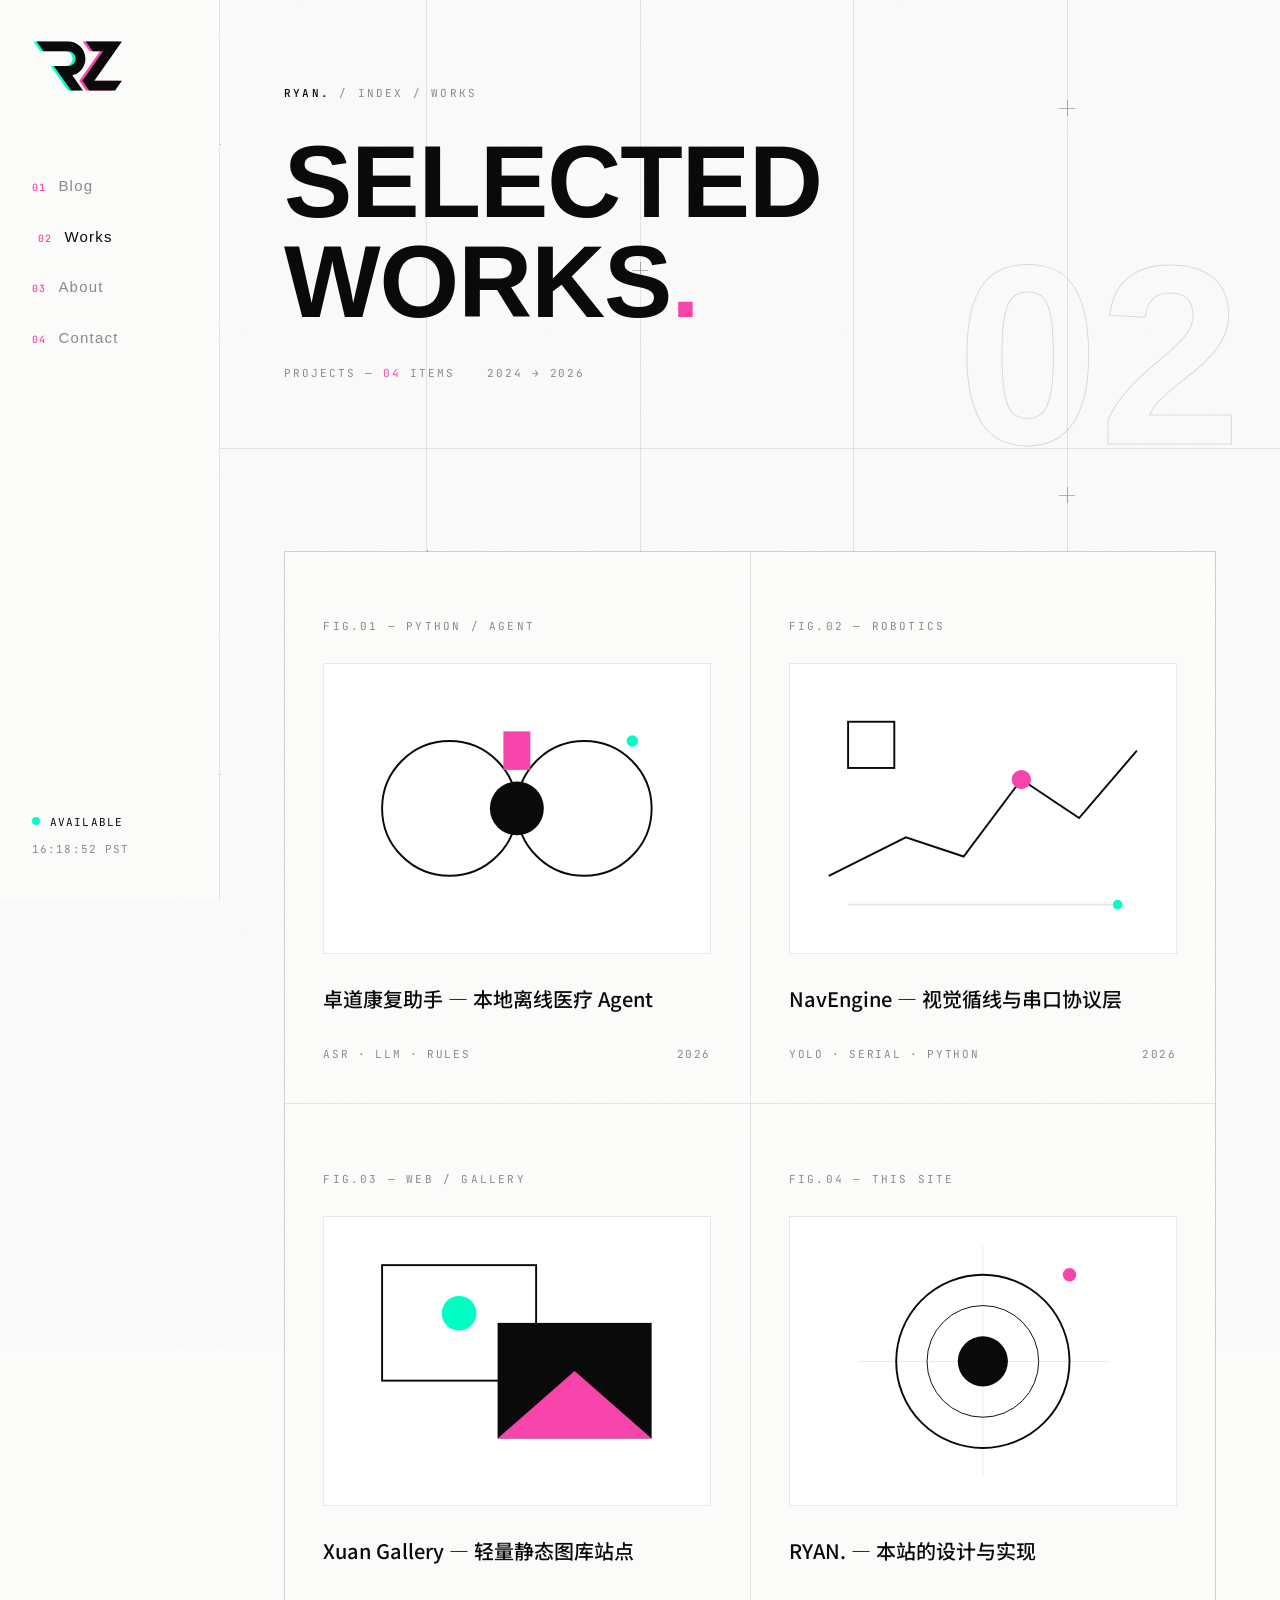
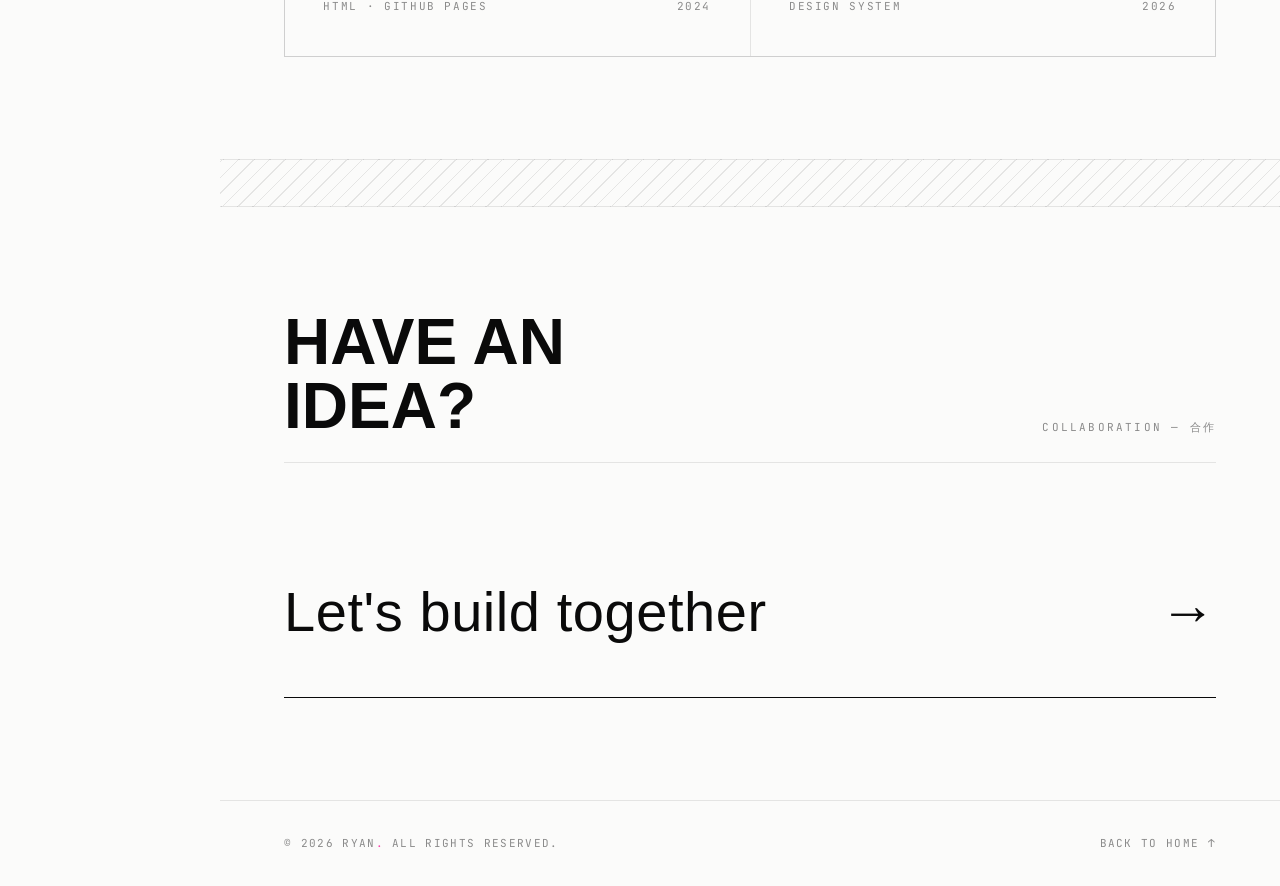
<file: works.html>
<!DOCTYPE html>
<html lang="zh-CN">
<head>
  <meta charset="utf-8">
  <meta name="viewport" content="width=device-width, initial-scale=1.0">
  <title>Works — RYAN.</title>
  <meta name="description" content="精选项目与实验。">
  <link rel="icon" type="image/svg+xml" href="assets/favicon.svg">
  <link rel="preconnect" href="https://api.fontshare.com">
  <link rel="preconnect" href="https://fonts.googleapis.com">
  <link rel="preconnect" href="https://fonts.gstatic.com" crossorigin>
  <link href="https://api.fontshare.com/v2/css?f[]=clash-display@400,500,600,700&display=swap" rel="stylesheet">
  <link href="https://fonts.googleapis.com/css2?family=Noto+Sans+SC:wght@300;400;500;700&family=JetBrains+Mono:wght@400;500&display=swap" rel="stylesheet">
  <link rel="stylesheet" href="css/style.css">
</head>
<body>

  <div class="bg-lines" aria-hidden="true">
    <span></span><span></span><span></span><span></span><span></span>
  </div>
  <div class="bg-noise" aria-hidden="true"></div>

  <aside class="sidebar">
    <a class="sidebar__logo" href="index.html" aria-label="RYAN."><img src="assets/logo.svg" alt="RZ — Ryan Zhang"></a>
    <nav class="sidebar__nav">
      <a href="blog.html"><span class="num">01</span>Blog</a>
      <a href="works.html" class="is-active"><span class="num">02</span>Works</a>
      <a href="about.html"><span class="num">03</span>About</a>
      <a href="contact.html"><span class="num">04</span>Contact</a>
    </nav>
    <div class="sidebar__meta">
      <p class="status"><span class="blink-dot"></span>AVAILABLE</p>
      <p class="clock" id="clock">--:--:--</p>
    </div>
  </aside>

  <header class="topbar">
    <a class="topbar__logo" href="index.html" aria-label="RYAN."><img src="assets/logo.svg" alt="RZ — Ryan Zhang"></a>
    <nav class="topbar__nav">
      <a href="blog.html">Blog</a>
      <a href="works.html" class="is-active">Works</a>
      <a href="about.html">About</a>
      <a href="contact.html">Contact</a>
    </nav>
  </header>

  <main class="main">

    <header class="page-head">
      <span class="page-head__crumb"><b>RYAN.</b> / INDEX / WORKS</span>
      <h1 class="page-head__title">
        <span class="line-mask"><span class="line-inner">Selected</span></span>
        <span class="line-mask"><span class="line-inner">Works<i class="dot">.</i></span></span>
      </h1>
      <div class="page-head__meta">
        <span>PROJECTS — <b>04</b> ITEMS</span>
        <span>2024 → 2026</span>
      </div>
      <span class="page-head__ghost" aria-hidden="true">02</span>
    </header>

    <section class="section">
      <div class="works-grid reveal">

        <a class="work-card" href="https://github.com/RyanZhang0412/ZhuoDaoMedAssistant" target="_blank" rel="noopener">
          <span class="corners" aria-hidden="true"></span>
          <span class="work-card__idx">FIG.01 — PYTHON / AGENT</span>
          <div class="work-card__cover">
            <svg viewBox="0 0 400 300" xmlns="http://www.w3.org/2000/svg" aria-hidden="true">
              <circle cx="130" cy="150" r="70" fill="none" stroke="var(--ink)" stroke-width="2"/>
              <circle cx="270" cy="150" r="70" fill="none" stroke="var(--ink)" stroke-width="2"/>
              <circle cx="200" cy="150" r="28" fill="var(--ink)"/>
              <rect x="186" y="70" width="28" height="40" fill="var(--accent)"/>
              <circle cx="320" cy="80" r="6" fill="var(--accent-2)"/>
            </svg>
          </div>
          <h2 class="work-card__title">卓道康复助手 — 本地离线医疗 Agent</h2>
          <div class="work-card__meta">
            <span>ASR · LLM · RULES</span>
            <time>2026</time>
          </div>
        </a>

        <a class="work-card" href="https://github.com/RyanZhang0412/NavEngine" target="_blank" rel="noopener">
          <span class="corners" aria-hidden="true"></span>
          <span class="work-card__idx">FIG.02 — ROBOTICS</span>
          <div class="work-card__cover">
            <svg viewBox="0 0 400 300" xmlns="http://www.w3.org/2000/svg" aria-hidden="true">
              <polyline points="40,220 120,180 180,200 240,120 300,160 360,90" fill="none" stroke="var(--ink)" stroke-width="2"/>
              <circle cx="240" cy="120" r="10" fill="var(--accent)"/>
              <rect x="60" y="60" width="48" height="48" fill="none" stroke="var(--ink)" stroke-width="2"/>
              <line x1="60" y1="250" x2="340" y2="250" stroke="var(--line)" stroke-width="2"/>
              <circle cx="340" cy="250" r="5" fill="var(--accent-2)"/>
            </svg>
          </div>
          <h2 class="work-card__title">NavEngine — 视觉循线与串口协议层</h2>
          <div class="work-card__meta">
            <span>YOLO · SERIAL · PYTHON</span>
            <time>2026</time>
          </div>
        </a>

        <a class="work-card" href="https://xuangallery.me" target="_blank" rel="noopener">
          <span class="corners" aria-hidden="true"></span>
          <span class="work-card__idx">FIG.03 — WEB / GALLERY</span>
          <div class="work-card__cover">
            <svg viewBox="0 0 400 300" xmlns="http://www.w3.org/2000/svg" aria-hidden="true">
              <rect x="60" y="50" width="160" height="120" fill="none" stroke="var(--ink)" stroke-width="2"/>
              <rect x="180" y="110" width="160" height="120" fill="var(--ink)"/>
              <circle cx="140" cy="100" r="18" fill="var(--accent-2)"/>
              <polygon points="180,230 260,160 340,230" fill="var(--accent)"/>
            </svg>
          </div>
          <h2 class="work-card__title">Xuan Gallery — 轻量静态图库站点</h2>
          <div class="work-card__meta">
            <span>HTML · GITHUB PAGES</span>
            <time>2024</time>
          </div>
        </a>

        <a class="work-card" href="https://github.com/RyanZhang0412/RyanZhang0412.github.io" target="_blank" rel="noopener">
          <span class="corners" aria-hidden="true"></span>
          <span class="work-card__idx">FIG.04 — THIS SITE</span>
          <div class="work-card__cover">
            <svg viewBox="0 0 400 300" xmlns="http://www.w3.org/2000/svg" aria-hidden="true">
              <circle cx="200" cy="150" r="90" fill="none" stroke="var(--ink)" stroke-width="2"/>
              <circle cx="200" cy="150" r="58" fill="none" stroke="var(--ink)" stroke-width="1"/>
              <circle cx="200" cy="150" r="26" fill="var(--ink)"/>
              <line x1="200" y1="30" x2="200" y2="270" stroke="var(--line)" stroke-width="1"/>
              <line x1="70" y1="150" x2="330" y2="150" stroke="var(--line)" stroke-width="1"/>
              <circle cx="290" cy="60" r="7" fill="var(--accent)"/>
            </svg>
          </div>
          <h2 class="work-card__title">RYAN. — 本站的设计与实现</h2>
          <div class="work-card__meta">
            <span>DESIGN SYSTEM</span>
            <time>2026</time>
          </div>
        </a>

      </div>
    </section>

    <div class="hatch" aria-hidden="true"></div>

    <section class="section">
      <header class="section__head reveal">
        <h2 class="section__title">Have An<br>Idea?</h2>
        <span class="section__label">COLLABORATION — 合作</span>
      </header>
      <a class="contact-mail reveal" href="contact.html">
        <span class="contact-mail__text">Let's build together</span>
        <span class="contact-mail__arrow">→</span>
      </a>
    </section>

    <footer class="footer">
      <p>© 2026 RYAN<i class="dot">.</i> ALL RIGHTS RESERVED.</p>
      <a href="index.html" class="footer__top">BACK TO HOME ↑</a>
    </footer>
  </main>

  <script src="js/main.js"></script>
</body>
</html>
</file>
<file: css/style.css>
/* ============================================================
   RYAN. — design system
   黑白为主体，双点缀色，线条 + 噪点 + 长缓动
   ============================================================ */

:root {
  --bg: #fbfbfa;
  --ink: #0a0a0a;
  --gray: #8a8a8a;
  --line: rgba(10, 10, 10, .09);
  --accent: #f744ab;        /* 荧光粉 */
  --accent-2: #00ffc4;      /* 荧光薄荷 */
  --font-en: "Clash Display", sans-serif;
  --font-zh: "Noto Sans SC", "Clash Display", sans-serif;
  --font-mono: "JetBrains Mono", monospace;
  --ease-out: cubic-bezier(.19, 1, .22, 1);
  --sidebar-w: 220px;
  --pad: clamp(24px, 5vw, 80px);
}

* { margin: 0; padding: 0; box-sizing: border-box; }

html { scroll-behavior: smooth; }

body {
  background: var(--bg);
  color: var(--ink);
  font-family: var(--font-zh);
  font-weight: 400;
  line-height: 1.9;
  -webkit-font-smoothing: antialiased;
  overflow-x: hidden;
}

a { color: inherit; text-decoration: none; }
ul { list-style: none; }

.dot { color: var(--accent); font-style: normal; }

::selection { background: var(--accent); color: #fff; }

/* ---------- 背景：垂直细线 ---------- */
.bg-lines {
  position: fixed; inset: 0;
  display: flex; justify-content: space-evenly;
  pointer-events: none; z-index: 0;
}
.bg-lines span {
  width: 1px; height: 100%;
  background: var(--line);
  transform-origin: top;
  animation: line-grow 1.4s var(--ease-out) both;
}
.bg-lines span:nth-child(2) { animation-delay: .1s; }
.bg-lines span:nth-child(3) { animation-delay: .2s; }
.bg-lines span:nth-child(4) { animation-delay: .3s; }
.bg-lines span:nth-child(5) { animation-delay: .4s; }
@keyframes line-grow { from { transform: scaleY(0); } to { transform: scaleY(1); } }

/* ---------- 背景：噪点 ---------- */
.bg-noise {
  position: fixed; inset: -50%;
  width: 200%; height: 200%;
  pointer-events: none; z-index: 1;
  opacity: .05;
  background-image: url("data:image/svg+xml,%3Csvg xmlns='http://www.w3.org/2000/svg' width='300' height='300'%3E%3Cfilter id='n'%3E%3CfeTurbulence type='fractalNoise' baseFrequency='0.9' numOctaves='2'/%3E%3C/filter%3E%3Crect width='100%25' height='100%25' filter='url(%23n)'/%3E%3C/svg%3E");
  animation: noise 8s steps(10) infinite;
}
@keyframes noise {
  0%, 100% { transform: translate(0, 0); }
  10% { transform: translate(-3%, -2%); }
  30% { transform: translate(2%, -4%); }
  50% { transform: translate(-2%, 3%); }
  70% { transform: translate(4%, 1%); }
  90% { transform: translate(-1%, 2%); }
}

/* ---------- 闪烁灯（tenmetsu） ---------- */
.blink-dot {
  display: inline-block;
  width: 8px; height: 8px;
  margin-right: 10px;
  border-radius: 50%;
  background: var(--accent-2);
  vertical-align: 1px;
  animation: tenmetsu 1.6s ease-in-out infinite;
}
@keyframes tenmetsu {
  0%, 100% { opacity: 1; box-shadow: 0 0 8px var(--accent-2); }
  50% { opacity: .15; box-shadow: none; }
}

/* ---------- 侧边栏 ---------- */
.sidebar {
  position: fixed; top: 0; left: 0; bottom: 0;
  width: var(--sidebar-w);
  padding: 40px 32px;
  border-right: 1px solid var(--line);
  display: flex; flex-direction: column;
  background: var(--bg);
  z-index: 10;
}
.sidebar__logo {
  font-family: var(--font-en);
  font-weight: 600;
  font-size: 26px;
  letter-spacing: .04em;
}
.sidebar__logo img {
  display: block;
  height: 52px;
  width: auto;
  transition: transform .5s var(--ease-out);
}
.sidebar__logo:hover img { transform: translate(-2px, -2px); }
.sidebar__nav {
  margin-top: 80px;
  display: flex; flex-direction: column; gap: 22px;
}
.sidebar__nav a {
  font-family: var(--font-en);
  font-weight: 500;
  font-size: 15px;
  letter-spacing: .08em;
  color: var(--gray);
  transition: color .5s var(--ease-out), transform .5s var(--ease-out);
}
.sidebar__nav a .num {
  font-family: var(--font-mono);
  font-size: 10px;
  margin-right: 12px;
  color: var(--accent);
}
.sidebar__nav a:hover,
.sidebar__nav a.is-active { color: var(--ink); transform: translateX(6px); }
.sidebar__meta {
  margin-top: auto;
  font-family: var(--font-mono);
  font-size: 11px;
  letter-spacing: .1em;
  color: var(--gray);
}
.sidebar__meta .status { color: var(--ink); }
.sidebar__meta .clock { margin-top: 6px; }

/* ---------- 顶栏（移动端） ---------- */
.topbar { display: none; }

/* ---------- 主内容 ---------- */
.main {
  position: relative; z-index: 2;
  margin-left: var(--sidebar-w);
}

/* ---------- Hero ---------- */
.hero {
  min-height: 100vh;
  padding: var(--pad);
  display: flex; flex-direction: column; justify-content: center;
  position: relative;
}
.hero__label {
  font-family: var(--font-mono);
  font-size: 12px;
  letter-spacing: .2em;
  color: var(--gray);
  margin-bottom: 28px;
}
.hero__title {
  font-family: var(--font-en);
  font-weight: 600;
  font-size: clamp(52px, 9vw, 132px);
  line-height: 1.02;
  letter-spacing: -.01em;
  text-transform: uppercase;
}
.hero__title .stroke {
  font-style: normal;
  color: transparent;
  -webkit-text-stroke: 2px var(--ink);
}
.line-mask { display: block; overflow: hidden; }
.line-inner {
  display: inline-block;
  transform: translateY(110%);
  animation: rise 1.1s var(--ease-out) forwards;
}
.line-mask:nth-child(2) .line-inner { animation-delay: .12s; }
.line-mask:nth-child(3) .line-inner { animation-delay: .24s; }
@keyframes rise { to { transform: translateY(0); } }

.hero__desc {
  margin-top: 36px;
  font-size: 15px;
  color: var(--gray);
}
.hero__scroll {
  position: absolute;
  bottom: 48px; right: var(--pad);
  font-family: var(--font-mono);
  font-size: 11px;
  letter-spacing: .3em;
  color: var(--gray);
  display: flex; align-items: center; gap: 14px;
}
.hero__scroll-line {
  width: 60px; height: 1px;
  background: var(--ink);
  transform-origin: left;
  animation: scroll-hint 2.2s var(--ease-out) infinite;
}
@keyframes scroll-hint {
  0% { transform: scaleX(0); transform-origin: left; }
  45% { transform: scaleX(1); transform-origin: left; }
  55% { transform: scaleX(1); transform-origin: right; }
  100% { transform: scaleX(0); transform-origin: right; }
}

/* ---------- 跑马灯 ---------- */
.marquee {
  border-top: 1px solid var(--line);
  border-bottom: 1px solid var(--line);
  overflow: hidden;
  padding: 18px 0;
  background: var(--bg);
  position: relative; z-index: 2;
}
.marquee__track {
  display: flex; width: max-content;
  animation: marquee 24s linear infinite;
}
.marquee__track span {
  font-family: var(--font-en);
  font-weight: 500;
  font-size: 15px;
  letter-spacing: .25em;
  white-space: nowrap;
  color: var(--gray);
}
.marquee__track span:nth-child(odd) { color: var(--ink); }
@keyframes marquee { to { transform: translateX(-50%); } }

/* ---------- Section 通用 ---------- */
.section { padding: calc(var(--pad) * 1.6) var(--pad); }
.section__head {
  display: flex; align-items: flex-end; justify-content: space-between;
  margin-bottom: 64px;
  padding-bottom: 24px;
  border-bottom: 1px solid var(--line);
}
.section__title {
  font-family: var(--font-en);
  font-weight: 600;
  font-size: clamp(36px, 5vw, 64px);
  line-height: 1;
  text-transform: uppercase;
}
.section__label {
  font-family: var(--font-mono);
  font-size: 11px;
  letter-spacing: .2em;
  color: var(--gray);
}

/* ---------- 文章列表 ---------- */
.posts { display: flex; flex-direction: column; }
.post {
  display: grid;
  grid-template-columns: 70px 1fr auto 40px;
  align-items: center;
  gap: 32px;
  padding: 36px 8px;
  border-bottom: 1px solid var(--line);
  position: relative;
  transition: padding .6s var(--ease-out);
}
.post::after {
  content: "";
  position: absolute; left: 0; bottom: -1px;
  width: 100%; height: 1px;
  background: var(--ink);
  transform: scaleX(0);
  transform-origin: left;
  transition: transform .8s var(--ease-out);
}
.post:hover::after { transform: scaleX(1); }
.post:hover { padding-left: 20px; }
.post__num {
  font-family: var(--font-mono);
  font-size: 12px;
  color: var(--gray);
  transition: color .5s var(--ease-out);
}
.post:hover .post__num { color: var(--accent); }
.post__title {
  font-size: clamp(18px, 2.4vw, 26px);
  font-weight: 500;
  line-height: 1.4;
  transition: transform .6s var(--ease-out);
}
.post__excerpt {
  margin-top: 8px;
  font-size: 13px;
  color: var(--gray);
  max-width: 560px;
  overflow: hidden;
  display: -webkit-box;
  -webkit-line-clamp: 1;
  -webkit-box-orient: vertical;
}
.post__meta { text-align: right; }
.post__tag {
  display: inline-block;
  font-family: var(--font-mono);
  font-size: 10px;
  letter-spacing: .15em;
  padding: 4px 10px;
  border: 1px solid var(--ink);
  border-radius: 999px;
  transition: background .5s var(--ease-out), color .5s var(--ease-out);
}
.post:hover .post__tag { background: var(--ink); color: var(--bg); }
.post__date {
  display: block;
  margin-top: 10px;
  font-family: var(--font-mono);
  font-size: 11px;
  color: var(--gray);
}
.post__arrow {
  font-family: var(--font-en);
  font-size: 22px;
  transition: transform .6s var(--ease-out);
}
.post:hover .post__arrow { transform: translateX(8px); color: var(--accent); }

.more-link {
  display: inline-flex; align-items: center; gap: 12px;
  margin-top: 48px;
  font-family: var(--font-en);
  font-weight: 500;
  font-size: 14px;
  letter-spacing: .15em;
  padding-bottom: 6px;
  border-bottom: 1px solid var(--ink);
  transition: gap .5s var(--ease-out);
}
.more-link:hover { gap: 24px; }

/* ---------- About（深色反转区块） ---------- */
.section--dark {
  background: var(--ink);
  color: var(--bg);
}
.section--dark .section__head { border-color: rgba(255, 255, 255, .15); }
.section--dark .section__label { color: rgba(255, 255, 255, .45); }
.about { max-width: 720px; }
.about__lead {
  font-family: var(--font-en);
  font-weight: 500;
  font-size: clamp(26px, 3.6vw, 44px);
  margin-bottom: 24px;
}
.about__text {
  font-size: 15px;
  font-weight: 300;
  color: rgba(255, 255, 255, .72);
}
.about__facts { margin-top: 48px; }
.about__facts li {
  display: flex; gap: 32px;
  padding: 16px 0;
  border-bottom: 1px solid rgba(255, 255, 255, .12);
  font-size: 14px;
}
.about__facts li span {
  font-family: var(--font-mono);
  font-size: 11px;
  letter-spacing: .15em;
  color: var(--accent-2);
  width: 80px; flex-shrink: 0;
  line-height: 2.2;
}

/* ---------- Contact ---------- */
.contact-mail {
  display: flex; align-items: center; justify-content: space-between;
  padding: 32px 0;
  border-bottom: 1px solid var(--ink);
  font-family: var(--font-en);
  font-weight: 500;
  font-size: clamp(24px, 4.5vw, 56px);
  letter-spacing: .01em;
  transition: padding-left .6s var(--ease-out);
}
.contact-mail:hover { padding-left: 24px; }
.contact-mail:hover .contact-mail__arrow { transform: translateX(12px) rotate(-45deg); color: var(--accent); }
.contact-mail__arrow { transition: transform .6s var(--ease-out); }
.sns {
  display: flex; gap: 40px;
  margin-top: 40px;
}
.sns a,
.sns span {
  font-family: var(--font-mono);
  font-size: 12px;
  letter-spacing: .15em;
  color: var(--gray);
  position: relative;
  transition: color .4s var(--ease-out);
}
.sns a::after {
  content: "";
  position: absolute; left: 0; bottom: -4px;
  width: 100%; height: 1px;
  background: var(--accent);
  transform: scaleX(0);
  transform-origin: right;
  transition: transform .5s var(--ease-out);
}
.sns a:hover { color: var(--ink); }
.sns a:hover::after { transform: scaleX(1); transform-origin: left; }

/* ---------- Footer ---------- */
.footer {
  display: flex; justify-content: space-between; align-items: center;
  padding: 32px var(--pad);
  border-top: 1px solid var(--line);
  font-family: var(--font-mono);
  font-size: 11px;
  letter-spacing: .12em;
  color: var(--gray);
}
.footer__top { transition: color .4s var(--ease-out); }
.footer__top:hover { color: var(--ink); }

/* ---------- 滚动浮现 ---------- */
.reveal {
  opacity: 0;
  transform: translateY(28px);
  transition: opacity 1s var(--ease-out), transform 1s var(--ease-out);
}
.reveal.is-visible { opacity: 1; transform: translateY(0); }

/* ---------- 文章页 ---------- */
.article {
  max-width: 760px;
  margin: 0 auto;
  padding: calc(var(--pad) * 1.4) var(--pad);
}
.article__back {
  font-family: var(--font-mono);
  font-size: 12px;
  letter-spacing: .15em;
  color: var(--gray);
  transition: color .4s var(--ease-out);
}
.article__back:hover { color: var(--ink); }
.article__head { margin: 48px 0 56px; }
.article__meta {
  display: flex; align-items: center; gap: 20px;
  font-family: var(--font-mono);
  font-size: 11px;
  letter-spacing: .15em;
  color: var(--gray);
  margin-bottom: 24px;
}
.article__meta .post__tag { color: var(--ink); }
.article__title {
  font-size: clamp(30px, 5vw, 48px);
  font-weight: 700;
  line-height: 1.35;
  letter-spacing: .01em;
}
.article__body { font-size: 16px; font-weight: 400; }
.article__body > * + * { margin-top: 1.6em; }
.article__body h2 {
  margin-top: 2.6em;
  padding-top: 1.2em;
  border-top: 1px solid var(--line);
  font-size: 22px;
  font-weight: 700;
}
.article__body h2::before {
  content: "§ ";
  color: var(--accent);
  font-family: var(--font-en);
}
.article__body blockquote {
  border-left: 2px solid var(--accent);
  padding-left: 24px;
  color: var(--gray);
}
.article__body code {
  font-family: var(--font-mono);
  font-size: .85em;
  background: rgba(10, 10, 10, .06);
  padding: 2px 8px;
  border-radius: 4px;
}
.article__body pre {
  background: var(--ink);
  color: var(--bg);
  padding: 28px;
  overflow-x: auto;
  font-family: var(--font-mono);
  font-size: 13px;
  line-height: 1.8;
}
.article__body pre code { background: none; padding: 0; color: inherit; }
.article__foot {
  margin-top: 80px;
  padding-top: 32px;
  border-top: 1px solid var(--line);
  display: flex; justify-content: space-between;
  font-family: var(--font-en);
  font-weight: 500;
  font-size: 14px;
  letter-spacing: .1em;
}
.article__foot a { transition: color .4s var(--ease-out); }
.article__foot a:hover { color: var(--accent); }

/* ---------- 响应式 ---------- */
@media (max-width: 900px) {
  .sidebar { display: none; }
  .main { margin-left: 0; }
  .topbar {
    display: flex; justify-content: space-between; align-items: center;
    position: sticky; top: 0; z-index: 10;
    padding: 18px var(--pad);
    background: color-mix(in srgb, var(--bg) 88%, transparent);
    backdrop-filter: blur(12px);
    border-bottom: 1px solid var(--line);
  }
  .topbar__logo {
    font-family: var(--font-en);
    font-weight: 600;
    font-size: 20px;
  }
  .topbar__logo img {
    display: block;
    height: 34px;
    width: auto;
  }
  .topbar__nav { display: flex; gap: 22px; }
  .topbar__nav a {
    font-family: var(--font-en);
    font-weight: 500;
    font-size: 13px;
    letter-spacing: .08em;
    color: var(--gray);
  }
  .hero { min-height: 82vh; }
  .post {
    grid-template-columns: 1fr;
    gap: 12px;
    padding: 28px 0;
  }
  .post__num { order: -1; }
  .post__meta { text-align: left; }
  .post__arrow { display: none; }
  .post:hover { padding-left: 0; }
  .section__head { flex-direction: column; align-items: flex-start; gap: 16px; }
  .footer { flex-direction: column; gap: 12px; }
  .bg-lines span:nth-child(n+4) { display: none; }
}

/* ============================================================
   GEOMETRIC LAYER — 瑞士网格 + 包豪斯几何 + 制图标记
   ============================================================ */

/* ---------- 背景：十字定位标记 ---------- */
.bg-marks {
  position: fixed; inset: 0;
  pointer-events: none; z-index: 0;
}
.bg-marks i {
  position: absolute;
  width: 16px; height: 16px;
  transform: translate(-50%, -50%);
  opacity: .3;
}
.bg-marks i::before,
.bg-marks i::after {
  content: "";
  position: absolute;
  background: var(--ink);
}
.bg-marks i::before { left: 50%; top: 0; width: 1px; height: 100%; }
.bg-marks i::after { top: 50%; left: 0; height: 1px; width: 100%; }

/* ---------- 光标跟随环 ---------- */
.cursor-ring {
  display: none;
}
@media (pointer: fine) {
  .cursor-ring {
    display: block;
    position: fixed; top: 0; left: 0;
    width: 32px; height: 32px;
    margin: -16px 0 0 -16px;
    border: 1px solid #fff;
    border-radius: 50%;
    pointer-events: none;
    z-index: 9999;
    mix-blend-mode: difference;
    transition: width .5s var(--ease-out), height .5s var(--ease-out),
                margin .5s var(--ease-out), background .5s var(--ease-out),
                opacity .3s;
  }
  .cursor-ring.is-hover {
    width: 56px; height: 56px;
    margin: -28px 0 0 -28px;
    background: rgba(255, 255, 255, .2);
  }
}

/* ---------- 旋转圆环徽章 ---------- */
.badge-rotate {
  position: relative;
  width: 120px; height: 120px;
  flex-shrink: 0;
}
.badge-rotate svg {
  width: 100%; height: 100%;
  overflow: visible;
  animation: spin 18s linear infinite;
}
.badge-rotate text {
  font-family: var(--font-mono);
  font-size: 10.5px;
  letter-spacing: .32em;
  fill: currentColor;
}
.badge-rotate__center {
  position: absolute; inset: 0;
  display: grid; place-items: center;
  font-size: 22px;
  color: var(--accent);
  animation: tenmetsu 2.4s ease-in-out infinite;
}
@keyframes spin { to { transform: rotate(1turn); } }
.hero .badge-rotate {
  position: absolute;
  right: calc(var(--pad) + 20px);
  top: 22%;
  color: var(--gray);
}

/* ---------- 内页 Page Head ---------- */
.page-head {
  position: relative;
  padding: calc(var(--pad) * 1.3) var(--pad) var(--pad);
  border-bottom: 1px solid var(--line);
  overflow: hidden;
}
.page-head__crumb {
  font-family: var(--font-mono);
  font-size: 11px;
  letter-spacing: .2em;
  color: var(--gray);
  display: block;
  margin-bottom: 28px;
}
.page-head__crumb b { color: var(--ink); font-weight: 500; }
.page-head__title {
  font-family: var(--font-en);
  font-weight: 600;
  font-size: clamp(46px, 8vw, 104px);
  line-height: .98;
  letter-spacing: -.01em;
  text-transform: uppercase;
}
.page-head__ghost {
  position: absolute;
  right: calc(var(--pad) * .6);
  bottom: -.14em;
  font-family: var(--font-en);
  font-weight: 600;
  font-size: clamp(110px, 20vw, 260px);
  line-height: 1;
  color: transparent;
  -webkit-text-stroke: 1px rgba(10, 10, 10, .13);
  pointer-events: none;
  user-select: none;
}
.page-head__meta {
  display: flex; gap: 32px;
  margin-top: 30px;
  font-family: var(--font-mono);
  font-size: 11px;
  letter-spacing: .18em;
  color: var(--gray);
}
.page-head__meta b { color: var(--accent); font-weight: 400; }

/* ---------- 斜纹分隔带 ---------- */
.hatch {
  height: 48px;
  border-top: 1px solid var(--line);
  border-bottom: 1px solid var(--line);
  background: repeating-linear-gradient(
    -45deg,
    transparent 0 10px,
    var(--line) 10px 11px
  );
}

/* ---------- 筛选栏（Blog） ---------- */
.filterbar {
  display: flex; flex-wrap: wrap; gap: 10px;
  margin-bottom: 24px;
}
.filterbar button {
  font: inherit;
  font-family: var(--font-mono);
  font-size: 11px;
  letter-spacing: .15em;
  padding: 8px 20px;
  border: 1px solid var(--line);
  border-radius: 999px;
  background: none;
  color: var(--gray);
  cursor: pointer;
  transition: all .45s var(--ease-out);
}
.filterbar button:hover { border-color: var(--ink); color: var(--ink); }
.filterbar button.is-active {
  background: var(--ink);
  border-color: var(--ink);
  color: var(--bg);
}

/* ---------- 年份分组 ---------- */
.year-group { margin-top: 56px; }
.year-group:first-of-type { margin-top: 16px; }
.year-group__label {
  display: flex; align-items: center; gap: 24px;
  font-family: var(--font-en);
  font-weight: 500;
  font-size: 24px;
  letter-spacing: .04em;
}
.year-group__label i {
  font-family: var(--font-mono);
  font-style: normal;
  font-size: 10px;
  letter-spacing: .15em;
  color: var(--accent);
}
.year-group__label::after {
  content: "";
  flex: 1;
  height: 1px;
  background: var(--line);
}

/* ---------- Works 网格 ---------- */
.works-grid {
  display: grid;
  grid-template-columns: repeat(2, 1fr);
  gap: 1px;
  background: var(--line);
  border: 1px solid var(--line);
}
.work-card {
  position: relative;
  background: var(--bg);
  padding: clamp(24px, 3vw, 44px);
  display: flex; flex-direction: column; gap: 26px;
  transition: background .6s var(--ease-out);
}
.work-card:hover { background: #f1f1ee; }
/* 四角取景框角标 */
.work-card::before, .work-card::after,
.work-card .corners::before, .work-card .corners::after {
  content: "";
  position: absolute;
  width: 16px; height: 16px;
  border: 0 solid var(--accent);
  opacity: 0;
  transition: opacity .4s var(--ease-out), transform .55s var(--ease-out);
  z-index: 1;
}
.work-card::before { top: 10px; left: 10px; border-width: 1px 0 0 1px; transform: translate(8px, 8px); }
.work-card::after { top: 10px; right: 10px; border-width: 1px 1px 0 0; transform: translate(-8px, 8px); }
.work-card .corners::before { bottom: 10px; left: 10px; border-width: 0 0 1px 1px; transform: translate(8px, -8px); }
.work-card .corners::after { bottom: 10px; right: 10px; border-width: 0 1px 1px 0; transform: translate(-8px, -8px); }
.work-card:hover::before, .work-card:hover::after,
.work-card:hover .corners::before, .work-card:hover .corners::after {
  opacity: 1; transform: translate(0, 0);
}
.work-card__idx {
  font-family: var(--font-mono);
  font-size: 11px;
  letter-spacing: .2em;
  color: var(--gray);
  transition: color .5s var(--ease-out);
}
.work-card:hover .work-card__idx { color: var(--accent); }
.work-card__cover {
  aspect-ratio: 4 / 3;
  border: 1px solid var(--line);
  background: #fff;
  overflow: hidden;
  display: grid;
}
.work-card__cover svg {
  width: 100%; height: 100%;
  transition: transform .9s var(--ease-out);
}
.work-card:hover .work-card__cover svg { transform: scale(1.05); }
.work-card__title {
  font-size: 20px;
  font-weight: 500;
}
.work-card__meta {
  display: flex; justify-content: space-between;
  font-family: var(--font-mono);
  font-size: 11px;
  letter-spacing: .15em;
  color: var(--gray);
}

/* ---------- About 页 ---------- */
.profile {
  display: grid;
  grid-template-columns: minmax(260px, 380px) 1fr;
  gap: clamp(32px, 5vw, 80px);
  align-items: start;
}
.profile__visual {
  position: relative;
  border: 1px solid var(--line);
  background: #fff;
  aspect-ratio: 3 / 4;
  display: grid;
  overflow: hidden;
}
.profile__visual svg { width: 100%; height: 100%; }
.profile__photo {
  width: 100%; height: 100%;
  object-fit: cover;
  object-position: 62% 40%;
}
.profile__visual {
  transition: transform .5s var(--ease-out), box-shadow .5s var(--ease-out);
  will-change: transform;
}
.profile__visual:hover {
  transform: scale(1.05);
  box-shadow: 0 18px 40px -12px rgba(10, 10, 10, .22);
  z-index: 2;
}
.profile__caption {
  position: absolute; left: 0; right: 0; bottom: 0;
  display: flex; justify-content: space-between; align-items: baseline;
  gap: 12px;
  padding: 9px 104px 9px 14px;
  background: var(--bg);
  border-top: 1px solid var(--line);
  font-family: var(--font-mono);
  font-size: 10px;
  letter-spacing: .08em;
  color: var(--gray);
}
.profile__caption .zh {
  font-family: var(--font-zh);
  letter-spacing: .2em;
  color: var(--ink);
}
.profile__visual .badge-rotate {
  position: absolute;
  right: -18px; bottom: -18px;
  background: var(--bg);
  border-radius: 50%;
  color: var(--ink);
}
.profile__lead {
  font-family: var(--font-en);
  font-weight: 500;
  font-size: clamp(26px, 3.4vw, 40px);
  line-height: 1.15;
  margin-bottom: 24px;
}
.profile__text { font-size: 15px; color: var(--gray); }
.profile .about__facts { margin-top: 40px; }
.profile .about__facts li { border-color: var(--line); }
.profile .about__facts li span { color: var(--accent); }

.timeline { margin-top: 8px; }
.timeline li {
  display: grid;
  grid-template-columns: 110px 1fr;
  gap: 32px;
  padding: 26px 0;
  border-bottom: 1px solid var(--line);
}
.timeline__year {
  font-family: var(--font-mono);
  font-size: 12px;
  letter-spacing: .15em;
  color: var(--accent);
  line-height: 2.4;
}
.timeline h3 { font-size: 16px; font-weight: 500; }
.timeline p { font-size: 13px; color: var(--gray); margin-top: 4px; }

.quote-block {
  border: 1px solid var(--line);
  padding: clamp(48px, 5vw, 64px) clamp(32px, 4vw, 56px) clamp(32px, 4vw, 56px);
  position: relative;
}
.quote-block::before {
  content: "“";
  position: absolute;
  top: -0.35em; left: 24px;
  font-family: var(--font-en);
  font-size: clamp(40px, 6vw, 80px);
  line-height: 1;
  color: var(--accent);
  background: var(--bg);
  padding: 0 8px;
  pointer-events: none;
}
.quote-block p {
  font-size: clamp(17px, 2vw, 22px);
  font-weight: 300;
  line-height: 2;
}
.quote-block footer {
  margin-top: 20px;
  font-family: var(--font-mono);
  font-size: 11px;
  letter-spacing: .15em;
  color: var(--gray);
}

/* ---------- Contact 页 ---------- */
.info-list li {
  display: grid;
  grid-template-columns: 180px 1fr;
  gap: 24px;
  padding: 24px 0;
  border-bottom: 1px solid var(--line);
  font-size: 15px;
  align-items: center;
}
.info-list li span {
  font-family: var(--font-mono);
  font-size: 11px;
  letter-spacing: .18em;
  color: var(--gray);
}
.info-list a {
  position: relative;
  transition: color .4s var(--ease-out);
}
.info-list a:hover { color: var(--accent); }

/* ---------- 404 ---------- */
.e404 {
  min-height: 88vh;
  padding: var(--pad);
  display: flex; flex-direction: column;
  justify-content: center;
}
.e404__code {
  font-family: var(--font-en);
  font-weight: 600;
  font-size: clamp(120px, 26vw, 320px);
  line-height: 1;
  letter-spacing: .02em;
}
.e404__code .stroke {
  color: transparent;
  -webkit-text-stroke: 2px var(--ink);
}
.e404__text {
  margin-top: 24px;
  font-size: 15px;
  color: var(--gray);
}
.e404 .more-link { margin-top: 40px; align-self: flex-start; }

/* ---------- 几何层响应式 ---------- */
@media (max-width: 900px) {
  .hero .badge-rotate { display: none; }
  .works-grid { grid-template-columns: 1fr; }
  .profile { grid-template-columns: 1fr; }
  .profile__visual { max-width: 340px; }
  .timeline li { grid-template-columns: 1fr; gap: 6px; }
  .info-list li { grid-template-columns: 1fr; gap: 6px; }
  .page-head__ghost { display: none; }
  .bg-marks { display: none; }
}

/* ---------- 减少动态偏好 ---------- */
@media (prefers-reduced-motion: reduce) {
  *, *::before, *::after {
    animation-duration: .01ms !important;
    animation-iteration-count: 1 !important;
    transition-duration: .01ms !important;
  }
  .reveal { opacity: 1; transform: none; }
  .line-inner { transform: none; animation: none; }
  .cursor-ring { display: none; }
}
</file>
